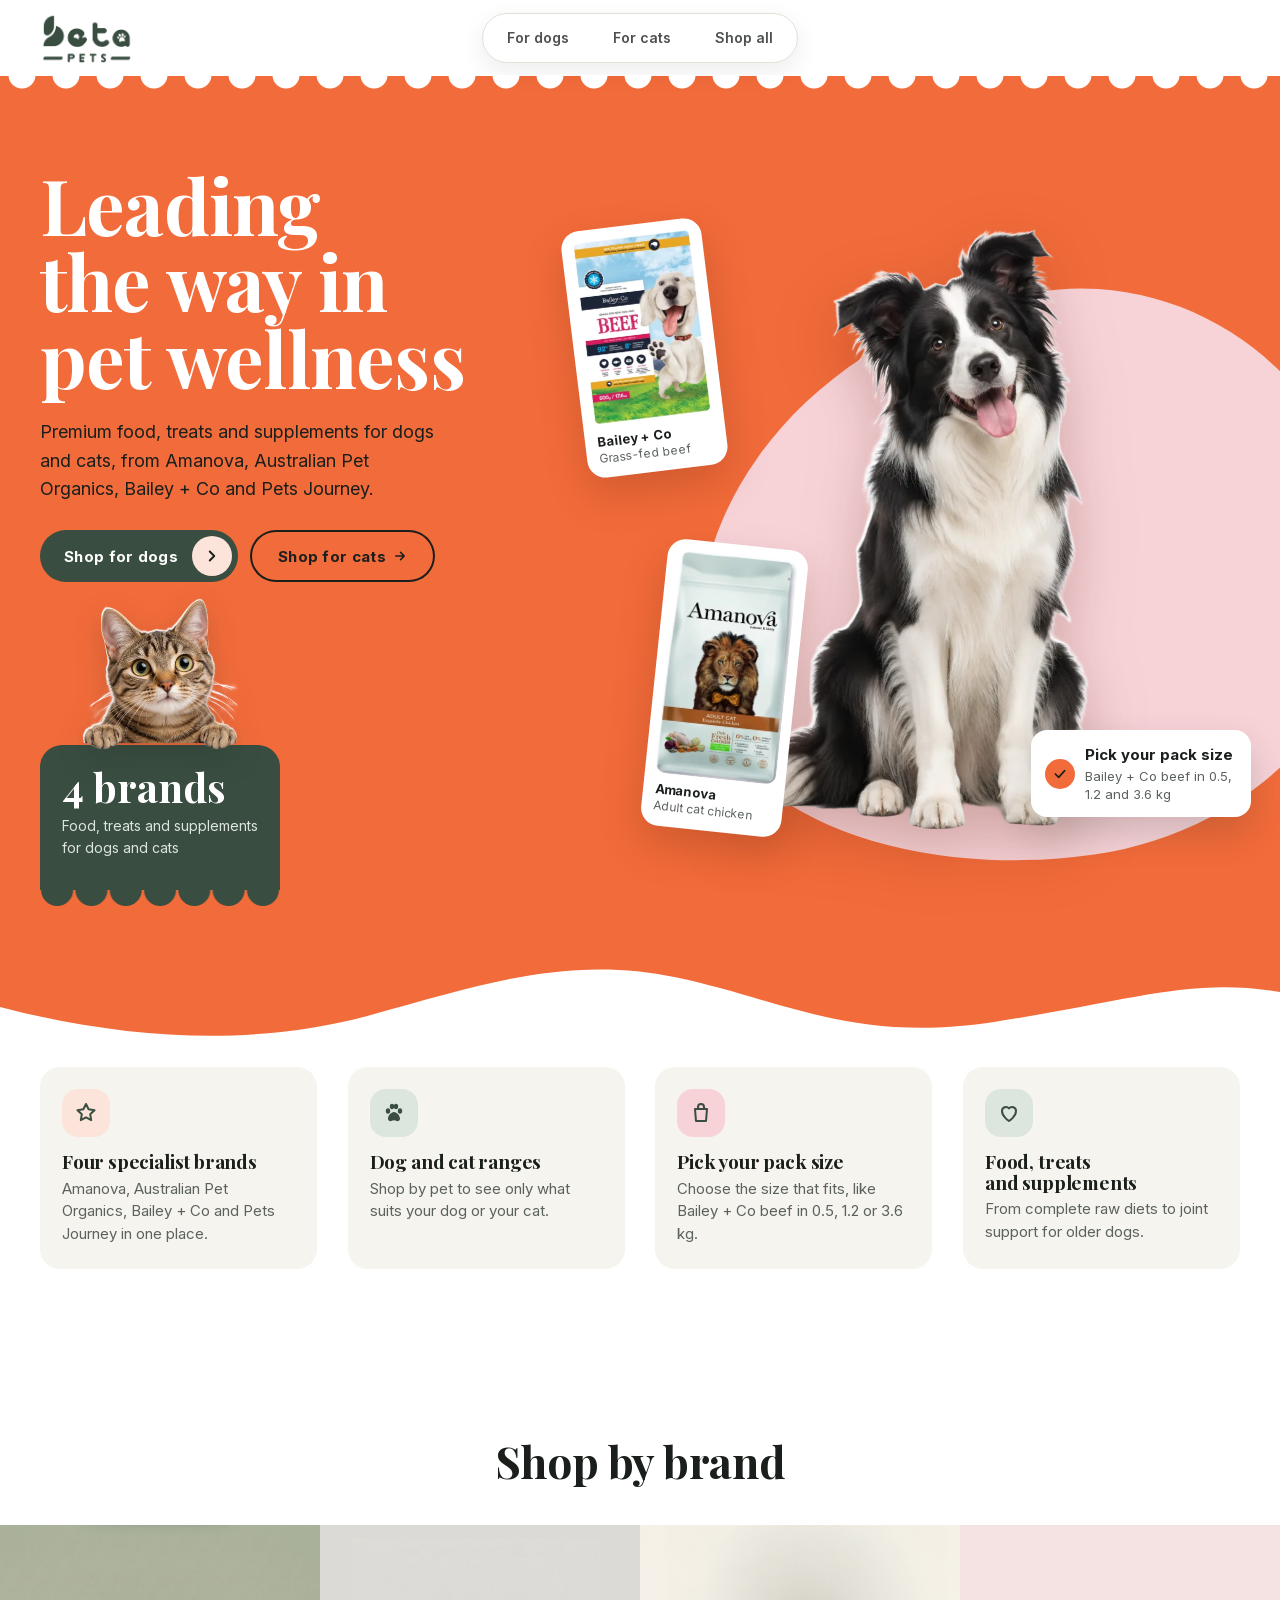
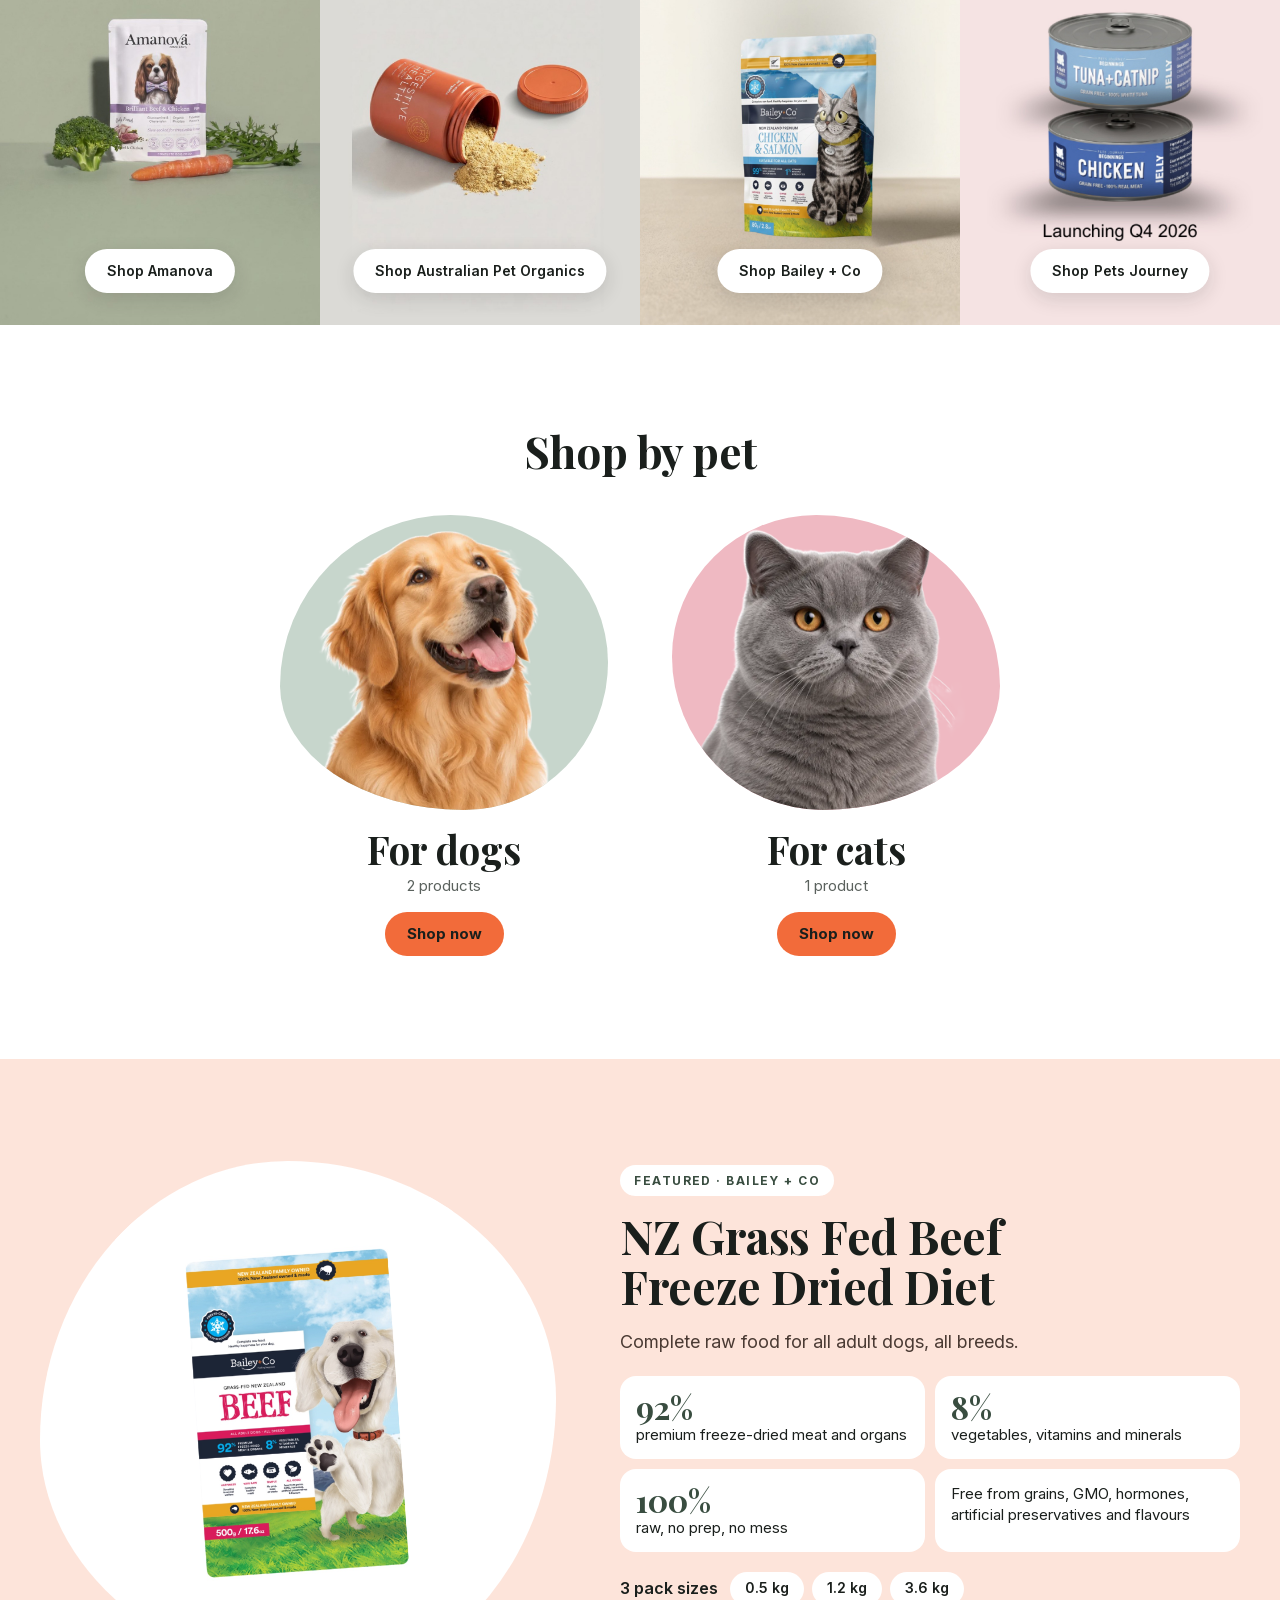
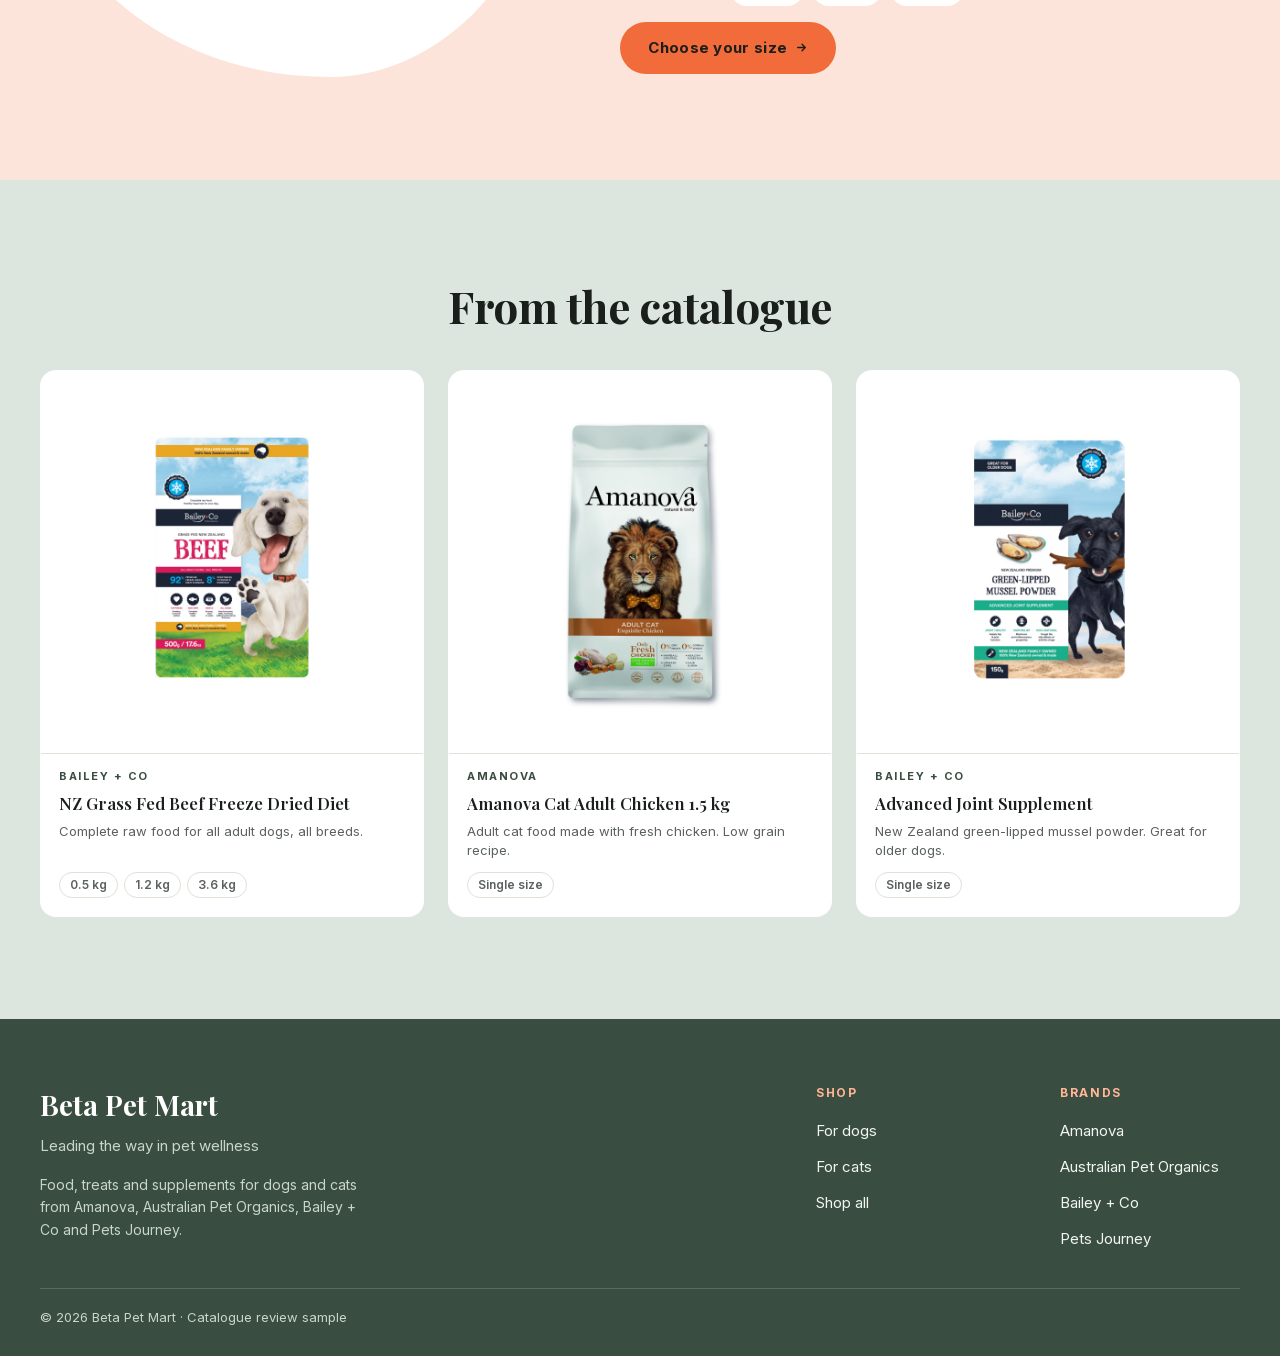
<file: index.html>
<!DOCTYPE html>

<html lang="en-US">
<head>
<meta charset="utf-8"/>
<meta content="width=device-width,initial-scale=1" name="viewport"/>
<title>Beta Pet Mart</title>





















<noscript></noscript>









<meta content="noindex,nofollow" name="robots"/><link href="style.css?v=bfdc571e95" rel="stylesheet"/></head>
<body class="home wp-singular page-template-default page page-id-16 wp-theme-beta-pet theme-beta-pet woocommerce-no-js">
<a class="skip" href="#main">Skip to content</a>
<header class="site-header">
<div class="wrap header-inner">
<a class="brand-mark" href="index.html" rel="home">
<img alt="Beta Pet Mart" height="110" src="assets/store/logo.png" width="197"/>
</a>
<nav aria-label="Main navigation" class="main-nav">
<ul class="nav-list"><li><a href="product-category/dog/index.html">For dogs</a></li><li><a href="product-category/cat/index.html">For cats</a></li><li><a href="shop/index.html">Shop all</a></li></ul></nav>
</div>
</header>
<main id="main">
<div class="page-blocks">
<section class="wp-block-group bp-hero is-layout-flow wp-block-group-is-layout-flow">
<div class="wp-block-group bp-hero__text is-layout-flow wp-block-group-is-layout-flow">
<h1 class="wp-block-heading">Leading the way in pet wellness</h1>
<p class="bp-lead wp-block-paragraph">Premium food, treats and supplements for dogs and cats, from Amanova, Australian Pet Organics, Bailey + Co and Pets Journey.</p>
<div class="wp-block-buttons is-layout-flex wp-block-buttons-is-layout-flex">
<div class="wp-block-button is-style-hero"><a class="wp-block-button__link wp-element-button" href="product-category/dog/index.html">Shop for dogs</a></div>
<div class="wp-block-button is-style-outline is-style-outline--1"><a class="wp-block-button__link wp-element-button" href="product-category/cat/index.html">Shop for cats</a></div>
</div>
<div class="wp-block-group bp-hero__card is-layout-flow wp-block-group-is-layout-flow">
<figure class="wp-block-image size-full bp-hero__peek"><img alt="" decoding="async" src="assets/store/pet-peek-cat.webp"/></figure>
<p class="bp-hero__stat wp-block-paragraph">4 brands</p>
<p class="bp-hero__statnote wp-block-paragraph">Food, treats and supplements for dogs and cats</p>
</div>
</div>
<div class="wp-block-group bp-hero__visual is-layout-flow wp-block-group-is-layout-flow">
<figure class="wp-block-image size-full bp-hero__media"><img alt="A happy border collie sitting and smiling" decoding="async" src="assets/store/pet-hero-dog.webp"/></figure>
<figure class="wp-block-image size-full bp-hero__pack bp-hero__pack--beef"><a href="product/nz-grass-fed-beef-freeze-dried-diet/index.html"><img alt="Bailey + Co grass-fed beef freeze-dried dog food pack" decoding="async" src="assets/store/hero-pack-beef.webp"/></a><figcaption class="wp-element-caption"><strong>Bailey + Co</strong> Grass-fed beef</figcaption></figure>
<figure class="wp-block-image size-full bp-hero__pack bp-hero__pack--cat"><a href="product/amanova-cat-adult-chicken-1-5-kg/index.html"><img alt="Amanova adult cat chicken food pack" decoding="async" src="assets/store/hero-pack-amanova.webp"/></a><figcaption class="wp-element-caption"><strong>Amanova</strong> Adult cat chicken</figcaption></figure>
<p class="bp-hero__badge wp-block-paragraph"><strong>Pick your pack size</strong> Bailey + Co beef in 0.5, 1.2 and 3.6 kg</p>
</div>
</section>
<section class="wp-block-group bp-facts is-layout-flow wp-block-group-is-layout-flow">
<div class="wp-block-group bp-fact bp-fact--brands is-layout-flow wp-block-group-is-layout-flow">
<h3 class="wp-block-heading">Four specialist brands</h3>
<p class="wp-block-paragraph">Amanova, Australian Pet Organics, Bailey + Co and Pets Journey in one place.</p>
</div>
<div class="wp-block-group bp-fact bp-fact--pets is-layout-flow wp-block-group-is-layout-flow">
<h3 class="wp-block-heading">Dog and cat ranges</h3>
<p class="wp-block-paragraph">Shop by pet to see only what suits your dog or your cat.</p>
</div>
<div class="wp-block-group bp-fact bp-fact--sizes is-layout-flow wp-block-group-is-layout-flow">
<h3 class="wp-block-heading">Pick your pack size</h3>
<p class="wp-block-paragraph">Choose the size that fits, like Bailey + Co beef in 0.5, 1.2 or 3.6 kg.</p>
</div>
<div class="wp-block-group bp-fact bp-fact--range is-layout-flow wp-block-group-is-layout-flow">
<h3 class="wp-block-heading">Food, treats and supplements</h3>
<p class="wp-block-paragraph">From complete raw diets to joint support for older dogs.</p>
</div>
</section>
<section class="wp-block-group bp-brands is-layout-flow wp-block-group-is-layout-flow">
<h2 class="wp-block-heading bp-section-title">Shop by brand</h2>
<ul class="brand-wall"><li><a class="brand-panel" href="brand/amanova/index.html"><img alt="" decoding="async" loading="lazy" src="assets/store/brand-amanova.jpg"/><span class="brand-cta"><span class="cta-verb">Shop </span>Amanova</span></a></li><li><a class="brand-panel" href="brand/australian-pet-organics/index.html"><img alt="" decoding="async" loading="lazy" src="assets/store/brand-apo.jpg"/><span class="brand-cta"><span class="cta-verb">Shop </span>Australian Pet Organics</span></a></li><li><a class="brand-panel" href="brand/bailey-co/index.html"><img alt="" decoding="async" loading="lazy" src="assets/store/brand-bailey.jpg"/><span class="brand-cta"><span class="cta-verb">Shop </span>Bailey + Co</span></a></li><li><a class="brand-panel" href="brand/pets-journey/index.html"><img alt="" decoding="async" loading="lazy" src="assets/store/brand-petsjourney.jpg"/><span class="brand-cta"><span class="cta-verb">Shop </span>Pets Journey</span></a></li></ul>
</section>
<section class="wp-block-group bp-section is-layout-flow wp-block-group-is-layout-flow">
<h2 class="wp-block-heading bp-section-title">Shop by pet</h2>
<ul class="pet-split"><li><a class="pet-tile pet-dog" href="product-category/dog/index.html"><span class="pet-blob"><img alt="" decoding="async" loading="lazy" src="assets/store/pet-dog.webp"/></span><span class="pet-title">For dogs</span><span class="pet-note">2 products</span><span class="pet-cta">Shop now</span></a></li><li><a class="pet-tile pet-cat" href="product-category/cat/index.html"><span class="pet-blob"><img alt="" decoding="async" loading="lazy" src="assets/store/pet-cat.webp"/></span><span class="pet-title">For cats</span><span class="pet-note">1 product</span><span class="pet-cta">Shop now</span></a></li></ul>
</section>
<section class="wp-block-group bp-section bp-spotlight is-layout-flow wp-block-group-is-layout-flow"> <div class="spotlight">
<a aria-hidden="true" class="spotlight-media" href="product/nz-grass-fed-beef-freeze-dried-diet/index.html" tabindex="-1"><img alt="NZ Grass Fed Beef Freeze Dried Diet" decoding="async" loading="lazy" src="assets/store/product-beef.jpg"/></a>
<div class="spotlight-copy">
<p class="spotlight-label">Featured · Bailey + Co</p>
<h2 class="spotlight-title"><a href="product/nz-grass-fed-beef-freeze-dried-diet/index.html">NZ Grass Fed Beef Freeze Dried Diet</a></h2>
<p class="spotlight-intro">Complete raw food for all adult dogs, all breeds.</p> <ul class="spotlight-points">
<li><strong>92%</strong> premium freeze-dried meat and organs</li>
<li><strong>8%</strong> vegetables, vitamins and minerals</li>
<li><strong>100%</strong> raw, no prep, no mess</li>
<li>Free from grains, GMO, hormones, artificial preservatives and flavours</li>
</ul>
<p class="spotlight-sizes"><span>3 pack sizes</span><span class="pill">0.5 kg</span><span class="pill">1.2 kg</span><span class="pill">3.6 kg</span></p>
<a class="button-main" href="product/nz-grass-fed-beef-freeze-dried-diet/index.html">Choose your size</a>
</div>
</div>
</section>
<section class="wp-block-group bp-section bp-band is-layout-flow wp-block-group-is-layout-flow">
<h2 class="wp-block-heading bp-section-title">From the catalogue</h2>
<ul class="product-grid"><li class="card"><a class="card-link" href="product/nz-grass-fed-beef-freeze-dried-diet/index.html"><span class="card-media"><img alt="NZ Grass Fed Beef Freeze Dried Diet" decoding="async" loading="lazy" src="assets/store/product-beef.jpg"/></span><span class="card-body"><span class="card-brand">Bailey + Co</span><span class="card-title">NZ Grass Fed Beef Freeze Dried Diet</span><span class="card-blurb">Complete raw food for all adult dogs, all breeds.</span><span class="card-sizes"><span class="pill">0.5 kg</span><span class="pill">1.2 kg</span><span class="pill">3.6 kg</span></span></span></a></li><li class="card"><a class="card-link" href="product/amanova-cat-adult-chicken-1-5-kg/index.html"><span class="card-media"><img alt="Amanova Cat Adult Chicken 1.5 kg" decoding="async" loading="lazy" src="assets/store/product-amanova-cat-chicken.jpg"/></span><span class="card-body"><span class="card-brand">Amanova</span><span class="card-title">Amanova Cat Adult Chicken 1.5 kg</span><span class="card-blurb">Adult cat food made with fresh chicken. Low grain recipe.</span><span class="card-sizes"><span class="pill">Single size</span></span></span></a></li><li class="card"><a class="card-link" href="product/advanced-joint-supplement/index.html"><span class="card-media"><img alt="Advanced Joint Supplement" decoding="async" loading="lazy" src="assets/store/product-joint.jpg"/></span><span class="card-body"><span class="card-brand">Bailey + Co</span><span class="card-title">Advanced Joint Supplement</span><span class="card-blurb">New Zealand green-lipped mussel powder. Great for older dogs.</span><span class="card-sizes"><span class="pill">Single size</span></span></span></a></li></ul>
</section>
</div></main>
<footer class="site-footer">
<div class="wrap footer-grid">
<div class="footer-col footer-about">
<p class="footer-brand">Beta Pet Mart</p>
<p class="footer-tagline">Leading the way in pet wellness</p>
<p class="footer-blurb">Food, treats and supplements for dogs and cats from Amanova, Australian Pet Organics, Bailey + Co and Pets Journey.</p>
</div>
<nav aria-label="Shop" class="footer-col"><p class="footer-title">Shop</p><ul class="footer-list"><li><a href="product-category/dog/index.html">For dogs</a></li><li><a href="product-category/cat/index.html">For cats</a></li><li><a href="shop/index.html">Shop all</a></li></ul></nav><nav aria-label="Brands" class="footer-col"><p class="footer-title">Brands</p><ul class="footer-list"><li><a href="brand/amanova/index.html">Amanova</a></li><li><a href="brand/australian-pet-organics/index.html">Australian Pet Organics</a></li><li><a href="brand/bailey-co/index.html">Bailey + Co</a></li><li><a href="brand/pets-journey/index.html">Pets Journey</a></li></ul></nav></div>
<div class="wrap footer-base">© 2026 Beta Pet Mart · Catalogue review sample</div>
</footer>







</body></html>
</file>
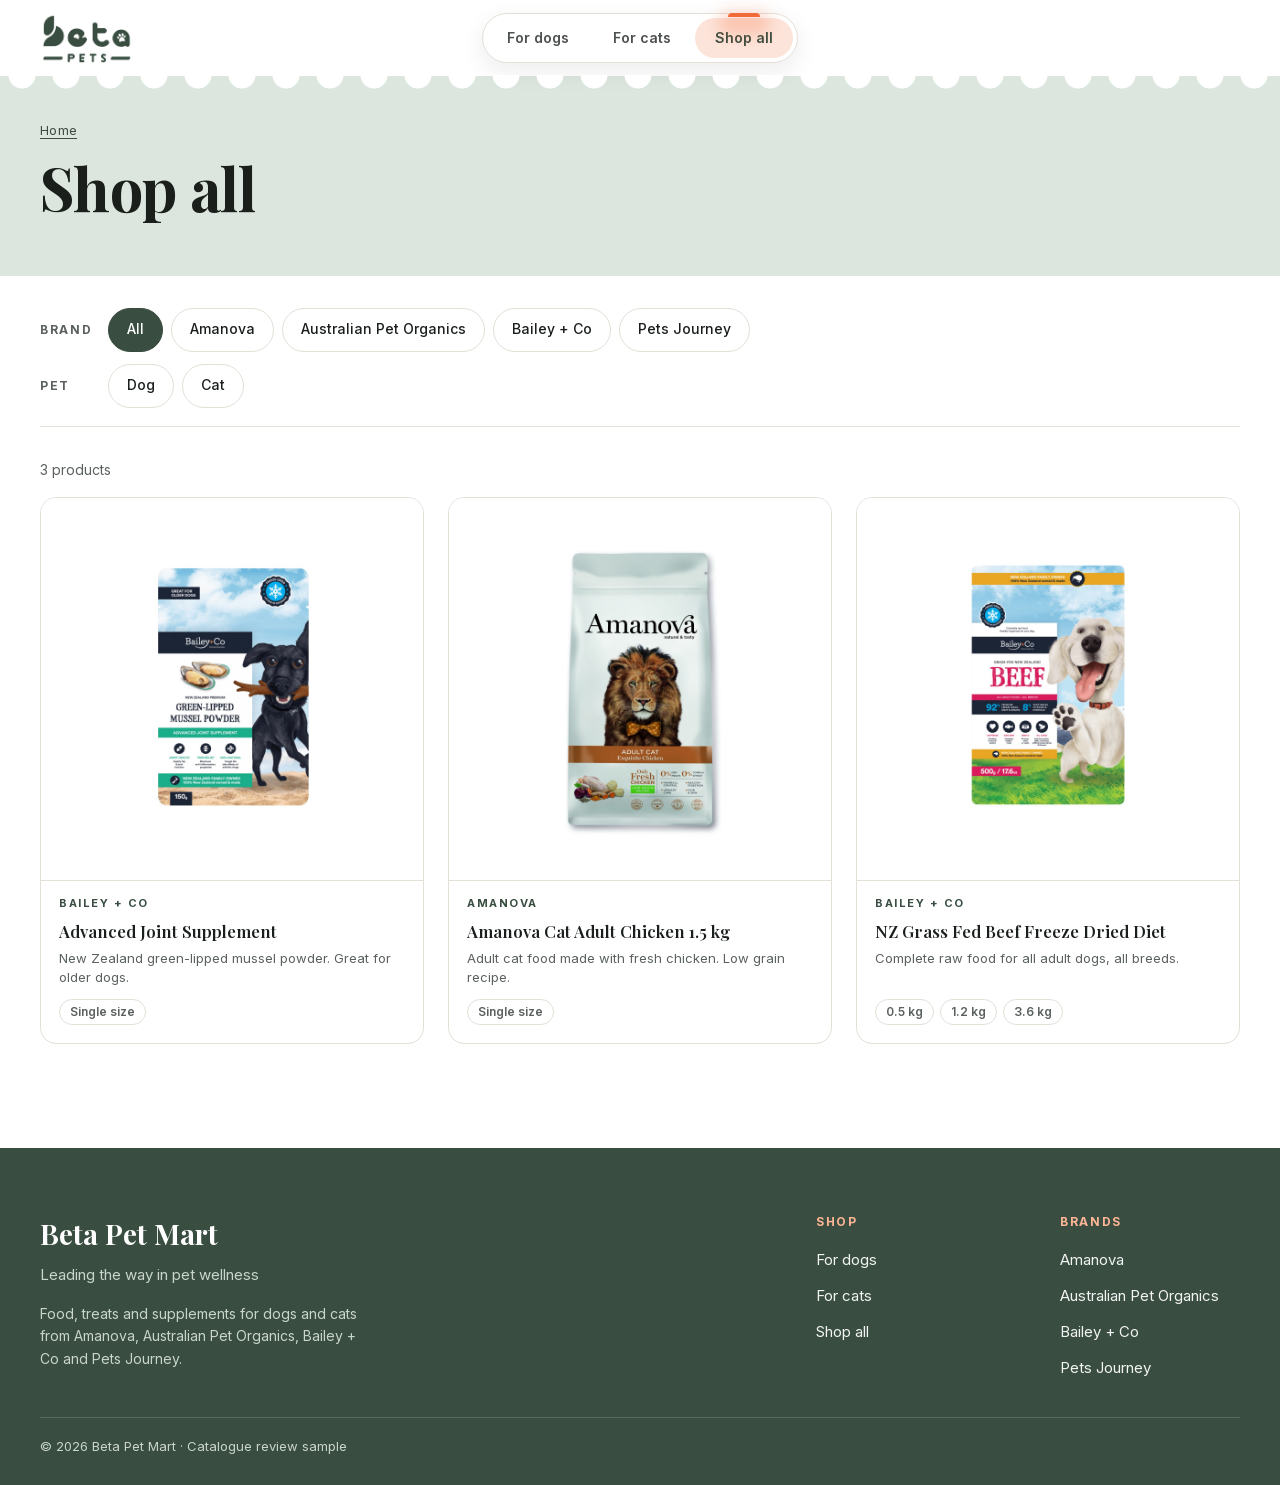
<file: shop/index.html>
<!DOCTYPE html>

<html lang="en-US">
<head>
<meta charset="utf-8"/>
<meta content="width=device-width,initial-scale=1" name="viewport"/>
<title>Shop – Beta Pet Mart</title>


















<noscript></noscript>
<meta content="noindex,nofollow" name="robots"/><link href="../style.css?v=bfdc571e95" rel="stylesheet"/></head>
<body class="archive post-type-archive post-type-archive-product wp-theme-beta-pet theme-beta-pet woocommerce-shop woocommerce woocommerce-page woocommerce-no-js">
<a class="skip" href="#main">Skip to content</a>
<header class="site-header">
<div class="wrap header-inner">
<a class="brand-mark" href="../index.html" rel="home">
<img alt="Beta Pet Mart" height="110" src="../assets/store/logo.png" width="197"/>
</a>
<nav aria-label="Main navigation" class="main-nav">
<ul class="nav-list"><li><a href="../product-category/dog/index.html">For dogs</a></li><li><a href="../product-category/cat/index.html">For cats</a></li><li><a aria-current="page" href="index.html">Shop all</a></li></ul></nav>
</div>
</header>
<main id="main">
<div class="page-head">
<div class="wrap">
<nav aria-label="Breadcrumb" class="breadcrumb">
<a href="../index.html">Home</a>
</nav>
<h1>Shop all</h1>
</div>
</div>
<div class="wrap page-pad page-pad--after-head">
<div class="filters">
<nav aria-label="Filter by brand" class="filter-row">
<span class="filter-label">Brand</span>
<ul class="chips">
<li><a aria-current="page" class="chip" href="index.html">All</a></li>
<li><a class="chip" href="../brand/amanova/index.html">Amanova</a></li>
<li><a class="chip" href="../brand/australian-pet-organics/index.html">Australian Pet Organics</a></li>
<li><a class="chip" href="../brand/bailey-co/index.html">Bailey + Co</a></li>
<li><a class="chip" href="../brand/pets-journey/index.html">Pets Journey</a></li>
</ul>
</nav>
<nav aria-label="Filter by pet" class="filter-row">
<span class="filter-label">Pet</span>
<ul class="chips">
<li><a class="chip" href="../product-category/dog/index.html">Dog</a></li>
<li><a class="chip" href="../product-category/cat/index.html">Cat</a></li>
</ul>
</nav>
</div>
<p class="result-count">3 products</p>
<ul class="product-grid">
<li class="card"><a class="card-link" href="../product/advanced-joint-supplement/index.html"><span class="card-media"><img alt="Advanced Joint Supplement" loading="lazy" src="../assets/store/product-joint.jpg"/></span><span class="card-body"><span class="card-brand">Bailey + Co</span><span class="card-title">Advanced Joint Supplement</span><span class="card-blurb">New Zealand green-lipped mussel powder. Great for older dogs.</span><span class="card-sizes"><span class="pill">Single size</span></span></span></a></li><li class="card"><a class="card-link" href="../product/amanova-cat-adult-chicken-1-5-kg/index.html"><span class="card-media"><img alt="Amanova Cat Adult Chicken 1.5 kg" loading="lazy" src="../assets/store/product-amanova-cat-chicken.jpg"/></span><span class="card-body"><span class="card-brand">Amanova</span><span class="card-title">Amanova Cat Adult Chicken 1.5 kg</span><span class="card-blurb">Adult cat food made with fresh chicken. Low grain recipe.</span><span class="card-sizes"><span class="pill">Single size</span></span></span></a></li><li class="card"><a class="card-link" href="../product/nz-grass-fed-beef-freeze-dried-diet/index.html"><span class="card-media"><img alt="NZ Grass Fed Beef Freeze Dried Diet" loading="lazy" src="../assets/store/product-beef.jpg"/></span><span class="card-body"><span class="card-brand">Bailey + Co</span><span class="card-title">NZ Grass Fed Beef Freeze Dried Diet</span><span class="card-blurb">Complete raw food for all adult dogs, all breeds.</span><span class="card-sizes"><span class="pill">0.5 kg</span><span class="pill">1.2 kg</span><span class="pill">3.6 kg</span></span></span></a></li> </ul>
</div>
</main>
<footer class="site-footer">
<div class="wrap footer-grid">
<div class="footer-col footer-about">
<p class="footer-brand">Beta Pet Mart</p>
<p class="footer-tagline">Leading the way in pet wellness</p>
<p class="footer-blurb">Food, treats and supplements for dogs and cats from Amanova, Australian Pet Organics, Bailey + Co and Pets Journey.</p>
</div>
<nav aria-label="Shop" class="footer-col"><p class="footer-title">Shop</p><ul class="footer-list"><li><a href="../product-category/dog/index.html">For dogs</a></li><li><a href="../product-category/cat/index.html">For cats</a></li><li><a href="index.html">Shop all</a></li></ul></nav><nav aria-label="Brands" class="footer-col"><p class="footer-title">Brands</p><ul class="footer-list"><li><a href="../brand/amanova/index.html">Amanova</a></li><li><a href="../brand/australian-pet-organics/index.html">Australian Pet Organics</a></li><li><a href="../brand/bailey-co/index.html">Bailey + Co</a></li><li><a href="../brand/pets-journey/index.html">Pets Journey</a></li></ul></nav></div>
<div class="wrap footer-base">© 2026 Beta Pet Mart · Catalogue review sample</div>
</footer>







</body></html>
</file>
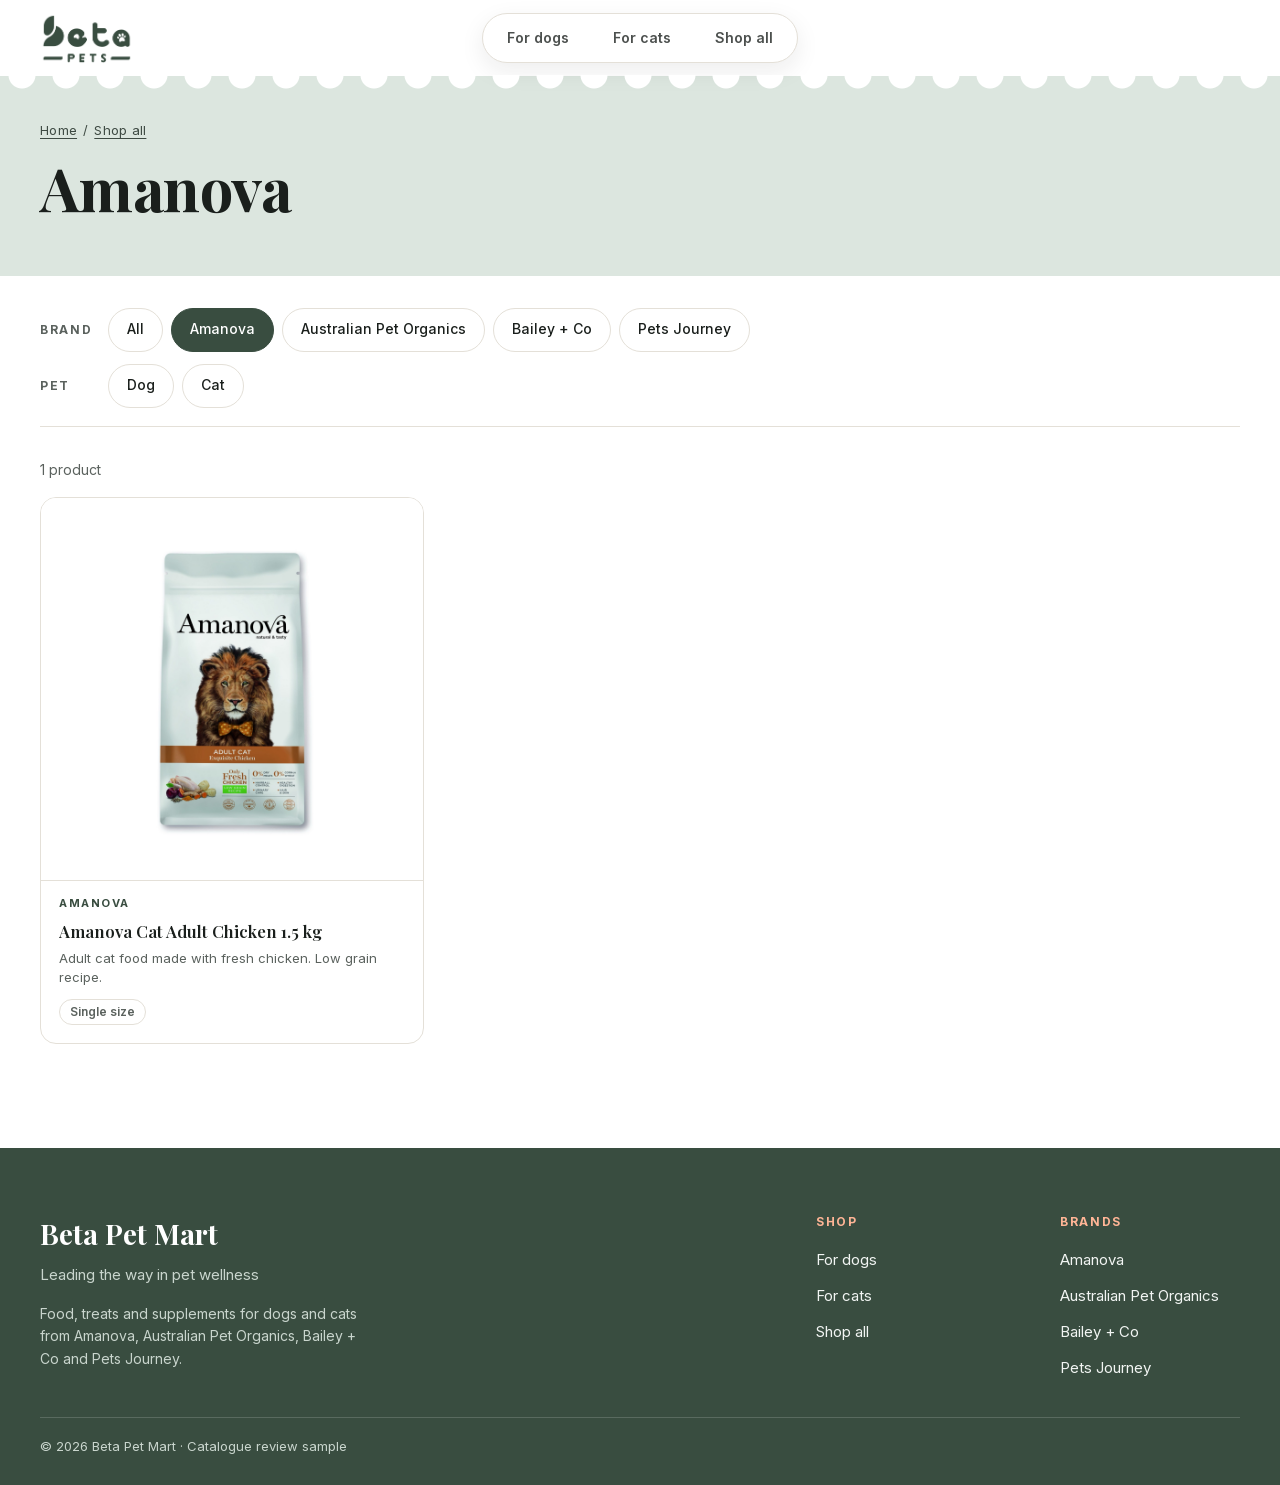
<file: brand/amanova/index.html>
<!DOCTYPE html>

<html lang="en-US">
<head>
<meta charset="utf-8"/>
<meta content="width=device-width,initial-scale=1" name="viewport"/>
<title>Amanova – Beta Pet Mart</title>



















<noscript></noscript>
<meta content="noindex,nofollow" name="robots"/><link href="../../style.css?v=bfdc571e95" rel="stylesheet"/></head>
<body class="archive tax-product_brand term-amanova term-17 wp-theme-beta-pet theme-beta-pet woocommerce woocommerce-page woocommerce-no-js">
<a class="skip" href="#main">Skip to content</a>
<header class="site-header">
<div class="wrap header-inner">
<a class="brand-mark" href="../../index.html" rel="home">
<img alt="Beta Pet Mart" height="110" src="../../assets/store/logo.png" width="197"/>
</a>
<nav aria-label="Main navigation" class="main-nav">
<ul class="nav-list"><li><a href="../../product-category/dog/index.html">For dogs</a></li><li><a href="../../product-category/cat/index.html">For cats</a></li><li><a href="../../shop/index.html">Shop all</a></li></ul></nav>
</div>
</header>
<main id="main">
<div class="page-head">
<div class="wrap">
<nav aria-label="Breadcrumb" class="breadcrumb">
<a href="../../index.html">Home</a>
<span aria-hidden="true">/</span> <a href="../../shop/index.html">Shop all</a>
</nav>
<h1>Amanova</h1>
</div>
</div>
<div class="wrap page-pad page-pad--after-head">
<div class="filters">
<nav aria-label="Filter by brand" class="filter-row">
<span class="filter-label">Brand</span>
<ul class="chips">
<li><a class="chip" href="../../shop/index.html">All</a></li>
<li><a aria-current="page" class="chip" href="index.html">Amanova</a></li>
<li><a class="chip" href="../australian-pet-organics/index.html">Australian Pet Organics</a></li>
<li><a class="chip" href="../bailey-co/index.html">Bailey + Co</a></li>
<li><a class="chip" href="../pets-journey/index.html">Pets Journey</a></li>
</ul>
</nav>
<nav aria-label="Filter by pet" class="filter-row">
<span class="filter-label">Pet</span>
<ul class="chips">
<li><a class="chip" href="../../product-category/dog/index.html">Dog</a></li>
<li><a class="chip" href="../../product-category/cat/index.html">Cat</a></li>
</ul>
</nav>
</div>
<p class="result-count">1 product</p>
<ul class="product-grid">
<li class="card"><a class="card-link" href="../../product/amanova-cat-adult-chicken-1-5-kg/index.html"><span class="card-media"><img alt="Amanova Cat Adult Chicken 1.5 kg" loading="lazy" src="../../assets/store/product-amanova-cat-chicken.jpg"/></span><span class="card-body"><span class="card-brand">Amanova</span><span class="card-title">Amanova Cat Adult Chicken 1.5 kg</span><span class="card-blurb">Adult cat food made with fresh chicken. Low grain recipe.</span><span class="card-sizes"><span class="pill">Single size</span></span></span></a></li> </ul>
</div>
</main>
<footer class="site-footer">
<div class="wrap footer-grid">
<div class="footer-col footer-about">
<p class="footer-brand">Beta Pet Mart</p>
<p class="footer-tagline">Leading the way in pet wellness</p>
<p class="footer-blurb">Food, treats and supplements for dogs and cats from Amanova, Australian Pet Organics, Bailey + Co and Pets Journey.</p>
</div>
<nav aria-label="Shop" class="footer-col"><p class="footer-title">Shop</p><ul class="footer-list"><li><a href="../../product-category/dog/index.html">For dogs</a></li><li><a href="../../product-category/cat/index.html">For cats</a></li><li><a href="../../shop/index.html">Shop all</a></li></ul></nav><nav aria-label="Brands" class="footer-col"><p class="footer-title">Brands</p><ul class="footer-list"><li><a href="index.html">Amanova</a></li><li><a href="../australian-pet-organics/index.html">Australian Pet Organics</a></li><li><a href="../bailey-co/index.html">Bailey + Co</a></li><li><a href="../pets-journey/index.html">Pets Journey</a></li></ul></nav></div>
<div class="wrap footer-base">© 2026 Beta Pet Mart · Catalogue review sample</div>
</footer>







</body></html>
</file>
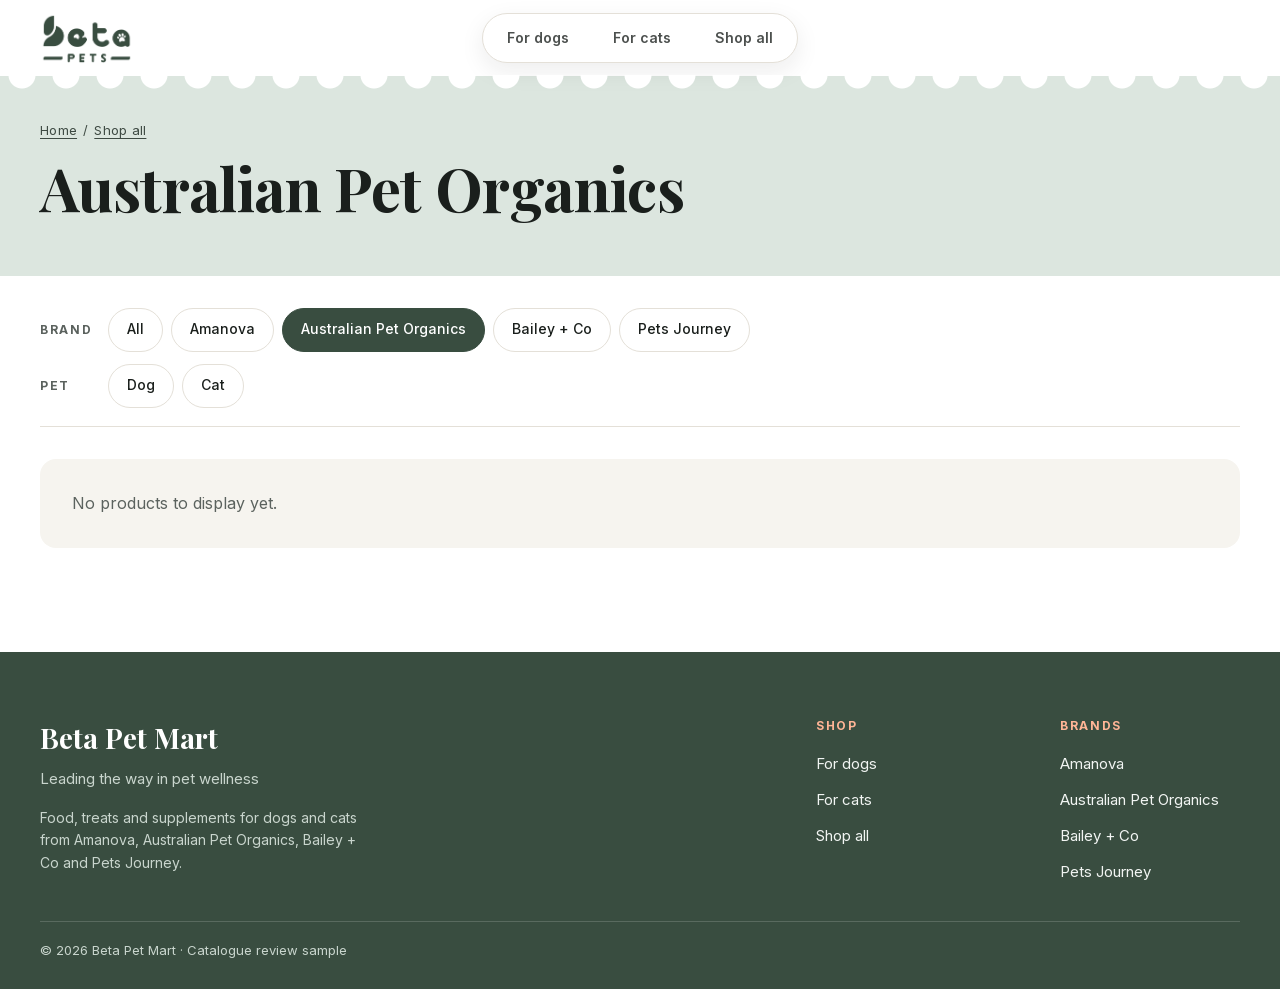
<file: brand/australian-pet-organics/index.html>
<!DOCTYPE html>

<html lang="en-US">
<head>
<meta charset="utf-8"/>
<meta content="width=device-width,initial-scale=1" name="viewport"/>
<title>Australian Pet Organics – Beta Pet Mart</title>



















<noscript></noscript>
<meta content="noindex,nofollow" name="robots"/><link href="../../style.css?v=bfdc571e95" rel="stylesheet"/></head>
<body class="archive tax-product_brand term-australian-pet-organics term-20 wp-theme-beta-pet theme-beta-pet woocommerce woocommerce-page woocommerce-no-js">
<a class="skip" href="#main">Skip to content</a>
<header class="site-header">
<div class="wrap header-inner">
<a class="brand-mark" href="../../index.html" rel="home">
<img alt="Beta Pet Mart" height="110" src="../../assets/store/logo.png" width="197"/>
</a>
<nav aria-label="Main navigation" class="main-nav">
<ul class="nav-list"><li><a href="../../product-category/dog/index.html">For dogs</a></li><li><a href="../../product-category/cat/index.html">For cats</a></li><li><a href="../../shop/index.html">Shop all</a></li></ul></nav>
</div>
</header>
<main id="main">
<div class="page-head">
<div class="wrap">
<nav aria-label="Breadcrumb" class="breadcrumb">
<a href="../../index.html">Home</a>
<span aria-hidden="true">/</span> <a href="../../shop/index.html">Shop all</a>
</nav>
<h1>Australian Pet Organics</h1>
</div>
</div>
<div class="wrap page-pad page-pad--after-head">
<div class="filters">
<nav aria-label="Filter by brand" class="filter-row">
<span class="filter-label">Brand</span>
<ul class="chips">
<li><a class="chip" href="../../shop/index.html">All</a></li>
<li><a class="chip" href="../amanova/index.html">Amanova</a></li>
<li><a aria-current="page" class="chip" href="index.html">Australian Pet Organics</a></li>
<li><a class="chip" href="../bailey-co/index.html">Bailey + Co</a></li>
<li><a class="chip" href="../pets-journey/index.html">Pets Journey</a></li>
</ul>
</nav>
<nav aria-label="Filter by pet" class="filter-row">
<span class="filter-label">Pet</span>
<ul class="chips">
<li><a class="chip" href="../../product-category/dog/index.html">Dog</a></li>
<li><a class="chip" href="../../product-category/cat/index.html">Cat</a></li>
</ul>
</nav>
</div>
<p class="empty">No products to display yet.</p>
</div>
</main>
<footer class="site-footer">
<div class="wrap footer-grid">
<div class="footer-col footer-about">
<p class="footer-brand">Beta Pet Mart</p>
<p class="footer-tagline">Leading the way in pet wellness</p>
<p class="footer-blurb">Food, treats and supplements for dogs and cats from Amanova, Australian Pet Organics, Bailey + Co and Pets Journey.</p>
</div>
<nav aria-label="Shop" class="footer-col"><p class="footer-title">Shop</p><ul class="footer-list"><li><a href="../../product-category/dog/index.html">For dogs</a></li><li><a href="../../product-category/cat/index.html">For cats</a></li><li><a href="../../shop/index.html">Shop all</a></li></ul></nav><nav aria-label="Brands" class="footer-col"><p class="footer-title">Brands</p><ul class="footer-list"><li><a href="../amanova/index.html">Amanova</a></li><li><a href="index.html">Australian Pet Organics</a></li><li><a href="../bailey-co/index.html">Bailey + Co</a></li><li><a href="../pets-journey/index.html">Pets Journey</a></li></ul></nav></div>
<div class="wrap footer-base">© 2026 Beta Pet Mart · Catalogue review sample</div>
</footer>







</body></html>
</file>
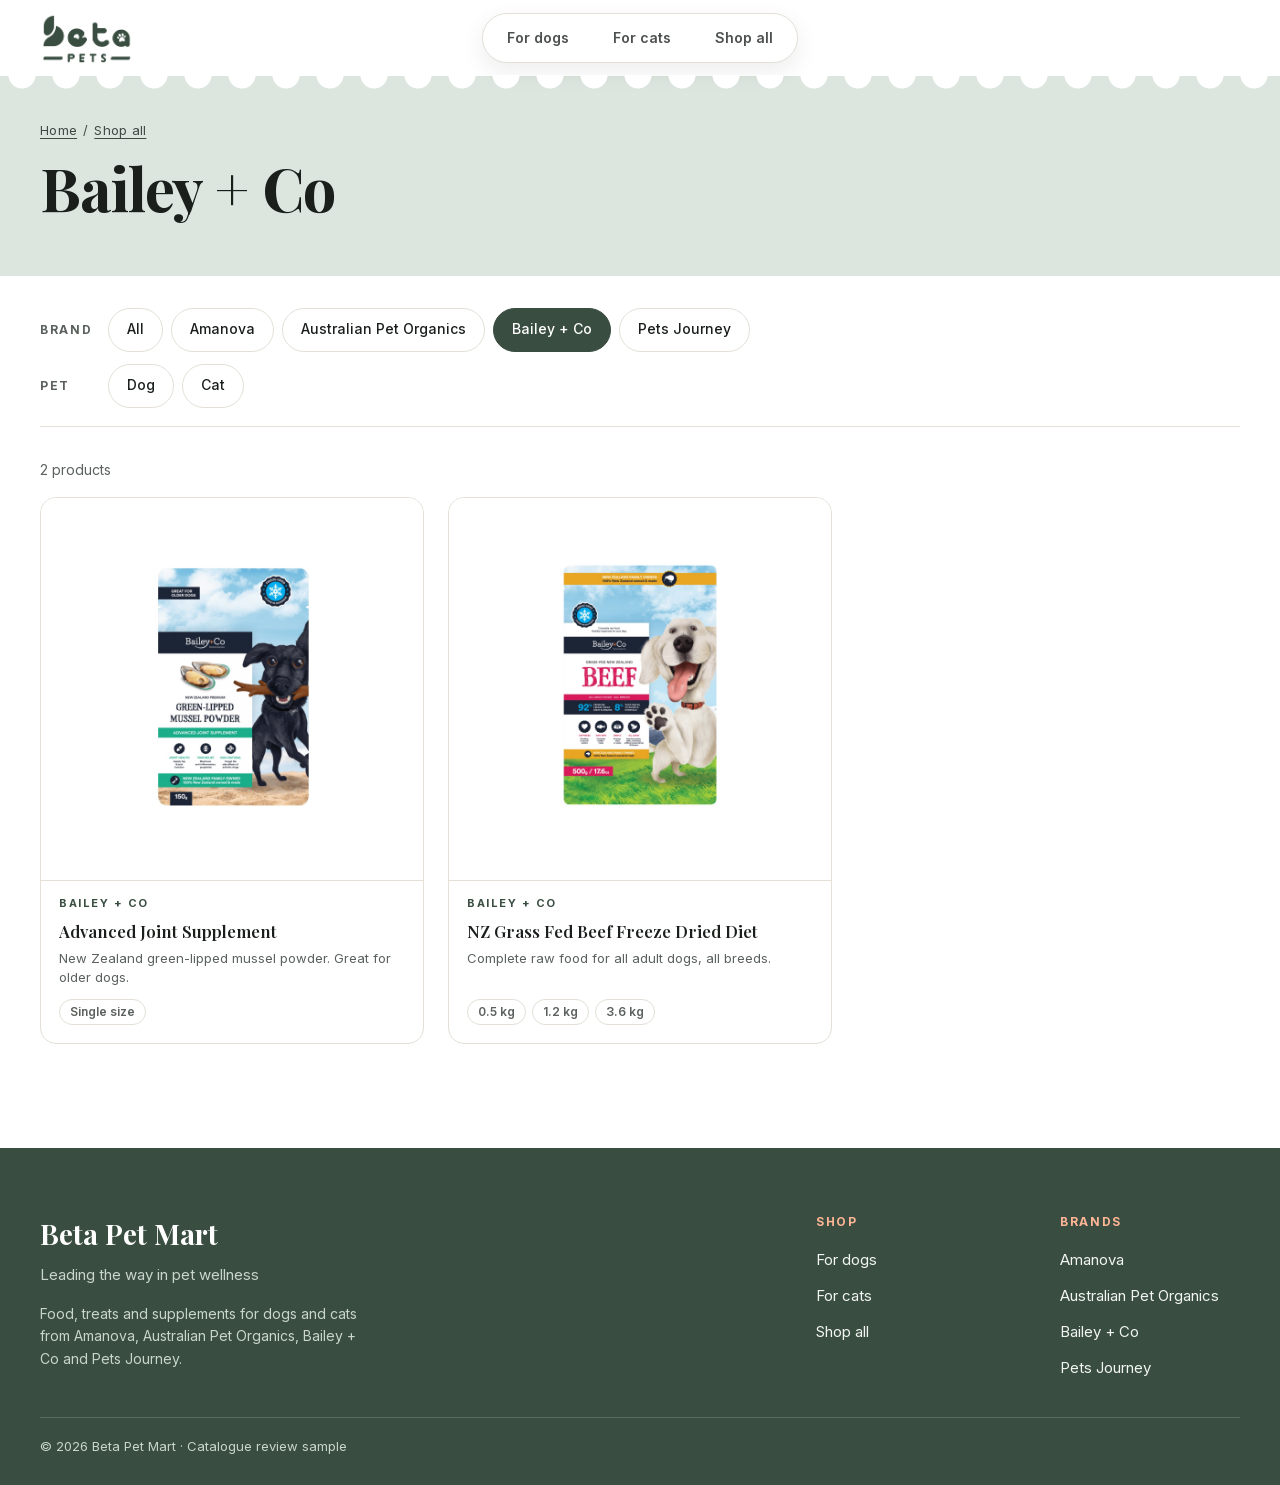
<file: brand/bailey-co/index.html>
<!DOCTYPE html>

<html lang="en-US">
<head>
<meta charset="utf-8"/>
<meta content="width=device-width,initial-scale=1" name="viewport"/>
<title>Bailey + Co – Beta Pet Mart</title>



















<noscript></noscript>
<meta content="noindex,nofollow" name="robots"/><link href="../../style.css?v=bfdc571e95" rel="stylesheet"/></head>
<body class="archive tax-product_brand term-bailey-co term-16 wp-theme-beta-pet theme-beta-pet woocommerce woocommerce-page woocommerce-no-js">
<a class="skip" href="#main">Skip to content</a>
<header class="site-header">
<div class="wrap header-inner">
<a class="brand-mark" href="../../index.html" rel="home">
<img alt="Beta Pet Mart" height="110" src="../../assets/store/logo.png" width="197"/>
</a>
<nav aria-label="Main navigation" class="main-nav">
<ul class="nav-list"><li><a href="../../product-category/dog/index.html">For dogs</a></li><li><a href="../../product-category/cat/index.html">For cats</a></li><li><a href="../../shop/index.html">Shop all</a></li></ul></nav>
</div>
</header>
<main id="main">
<div class="page-head">
<div class="wrap">
<nav aria-label="Breadcrumb" class="breadcrumb">
<a href="../../index.html">Home</a>
<span aria-hidden="true">/</span> <a href="../../shop/index.html">Shop all</a>
</nav>
<h1>Bailey + Co</h1>
</div>
</div>
<div class="wrap page-pad page-pad--after-head">
<div class="filters">
<nav aria-label="Filter by brand" class="filter-row">
<span class="filter-label">Brand</span>
<ul class="chips">
<li><a class="chip" href="../../shop/index.html">All</a></li>
<li><a class="chip" href="../amanova/index.html">Amanova</a></li>
<li><a class="chip" href="../australian-pet-organics/index.html">Australian Pet Organics</a></li>
<li><a aria-current="page" class="chip" href="index.html">Bailey + Co</a></li>
<li><a class="chip" href="../pets-journey/index.html">Pets Journey</a></li>
</ul>
</nav>
<nav aria-label="Filter by pet" class="filter-row">
<span class="filter-label">Pet</span>
<ul class="chips">
<li><a class="chip" href="../../product-category/dog/index.html">Dog</a></li>
<li><a class="chip" href="../../product-category/cat/index.html">Cat</a></li>
</ul>
</nav>
</div>
<p class="result-count">2 products</p>
<ul class="product-grid">
<li class="card"><a class="card-link" href="../../product/advanced-joint-supplement/index.html"><span class="card-media"><img alt="Advanced Joint Supplement" loading="lazy" src="../../assets/store/product-joint.jpg"/></span><span class="card-body"><span class="card-brand">Bailey + Co</span><span class="card-title">Advanced Joint Supplement</span><span class="card-blurb">New Zealand green-lipped mussel powder. Great for older dogs.</span><span class="card-sizes"><span class="pill">Single size</span></span></span></a></li><li class="card"><a class="card-link" href="../../product/nz-grass-fed-beef-freeze-dried-diet/index.html"><span class="card-media"><img alt="NZ Grass Fed Beef Freeze Dried Diet" loading="lazy" src="../../assets/store/product-beef.jpg"/></span><span class="card-body"><span class="card-brand">Bailey + Co</span><span class="card-title">NZ Grass Fed Beef Freeze Dried Diet</span><span class="card-blurb">Complete raw food for all adult dogs, all breeds.</span><span class="card-sizes"><span class="pill">0.5 kg</span><span class="pill">1.2 kg</span><span class="pill">3.6 kg</span></span></span></a></li> </ul>
</div>
</main>
<footer class="site-footer">
<div class="wrap footer-grid">
<div class="footer-col footer-about">
<p class="footer-brand">Beta Pet Mart</p>
<p class="footer-tagline">Leading the way in pet wellness</p>
<p class="footer-blurb">Food, treats and supplements for dogs and cats from Amanova, Australian Pet Organics, Bailey + Co and Pets Journey.</p>
</div>
<nav aria-label="Shop" class="footer-col"><p class="footer-title">Shop</p><ul class="footer-list"><li><a href="../../product-category/dog/index.html">For dogs</a></li><li><a href="../../product-category/cat/index.html">For cats</a></li><li><a href="../../shop/index.html">Shop all</a></li></ul></nav><nav aria-label="Brands" class="footer-col"><p class="footer-title">Brands</p><ul class="footer-list"><li><a href="../amanova/index.html">Amanova</a></li><li><a href="../australian-pet-organics/index.html">Australian Pet Organics</a></li><li><a href="index.html">Bailey + Co</a></li><li><a href="../pets-journey/index.html">Pets Journey</a></li></ul></nav></div>
<div class="wrap footer-base">© 2026 Beta Pet Mart · Catalogue review sample</div>
</footer>







</body></html>
</file>
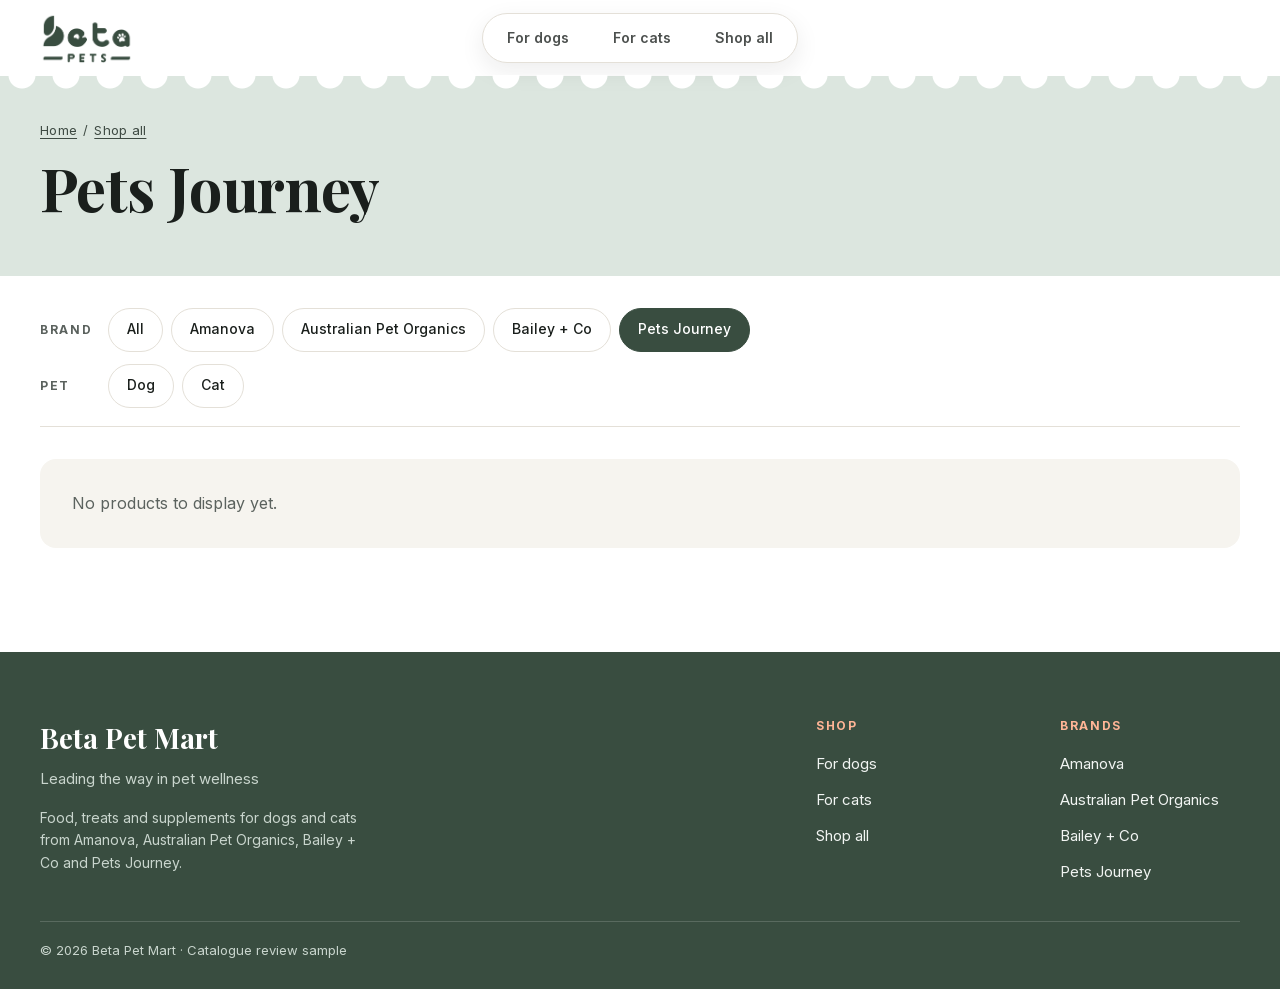
<file: brand/pets-journey/index.html>
<!DOCTYPE html>

<html lang="en-US">
<head>
<meta charset="utf-8"/>
<meta content="width=device-width,initial-scale=1" name="viewport"/>
<title>Pets Journey – Beta Pet Mart</title>



















<noscript></noscript>
<meta content="noindex,nofollow" name="robots"/><link href="../../style.css?v=bfdc571e95" rel="stylesheet"/></head>
<body class="archive tax-product_brand term-pets-journey term-21 wp-theme-beta-pet theme-beta-pet woocommerce woocommerce-page woocommerce-no-js">
<a class="skip" href="#main">Skip to content</a>
<header class="site-header">
<div class="wrap header-inner">
<a class="brand-mark" href="../../index.html" rel="home">
<img alt="Beta Pet Mart" height="110" src="../../assets/store/logo.png" width="197"/>
</a>
<nav aria-label="Main navigation" class="main-nav">
<ul class="nav-list"><li><a href="../../product-category/dog/index.html">For dogs</a></li><li><a href="../../product-category/cat/index.html">For cats</a></li><li><a href="../../shop/index.html">Shop all</a></li></ul></nav>
</div>
</header>
<main id="main">
<div class="page-head">
<div class="wrap">
<nav aria-label="Breadcrumb" class="breadcrumb">
<a href="../../index.html">Home</a>
<span aria-hidden="true">/</span> <a href="../../shop/index.html">Shop all</a>
</nav>
<h1>Pets Journey</h1>
</div>
</div>
<div class="wrap page-pad page-pad--after-head">
<div class="filters">
<nav aria-label="Filter by brand" class="filter-row">
<span class="filter-label">Brand</span>
<ul class="chips">
<li><a class="chip" href="../../shop/index.html">All</a></li>
<li><a class="chip" href="../amanova/index.html">Amanova</a></li>
<li><a class="chip" href="../australian-pet-organics/index.html">Australian Pet Organics</a></li>
<li><a class="chip" href="../bailey-co/index.html">Bailey + Co</a></li>
<li><a aria-current="page" class="chip" href="index.html">Pets Journey</a></li>
</ul>
</nav>
<nav aria-label="Filter by pet" class="filter-row">
<span class="filter-label">Pet</span>
<ul class="chips">
<li><a class="chip" href="../../product-category/dog/index.html">Dog</a></li>
<li><a class="chip" href="../../product-category/cat/index.html">Cat</a></li>
</ul>
</nav>
</div>
<p class="empty">No products to display yet.</p>
</div>
</main>
<footer class="site-footer">
<div class="wrap footer-grid">
<div class="footer-col footer-about">
<p class="footer-brand">Beta Pet Mart</p>
<p class="footer-tagline">Leading the way in pet wellness</p>
<p class="footer-blurb">Food, treats and supplements for dogs and cats from Amanova, Australian Pet Organics, Bailey + Co and Pets Journey.</p>
</div>
<nav aria-label="Shop" class="footer-col"><p class="footer-title">Shop</p><ul class="footer-list"><li><a href="../../product-category/dog/index.html">For dogs</a></li><li><a href="../../product-category/cat/index.html">For cats</a></li><li><a href="../../shop/index.html">Shop all</a></li></ul></nav><nav aria-label="Brands" class="footer-col"><p class="footer-title">Brands</p><ul class="footer-list"><li><a href="../amanova/index.html">Amanova</a></li><li><a href="../australian-pet-organics/index.html">Australian Pet Organics</a></li><li><a href="../bailey-co/index.html">Bailey + Co</a></li><li><a href="index.html">Pets Journey</a></li></ul></nav></div>
<div class="wrap footer-base">© 2026 Beta Pet Mart · Catalogue review sample</div>
</footer>







</body></html>
</file>
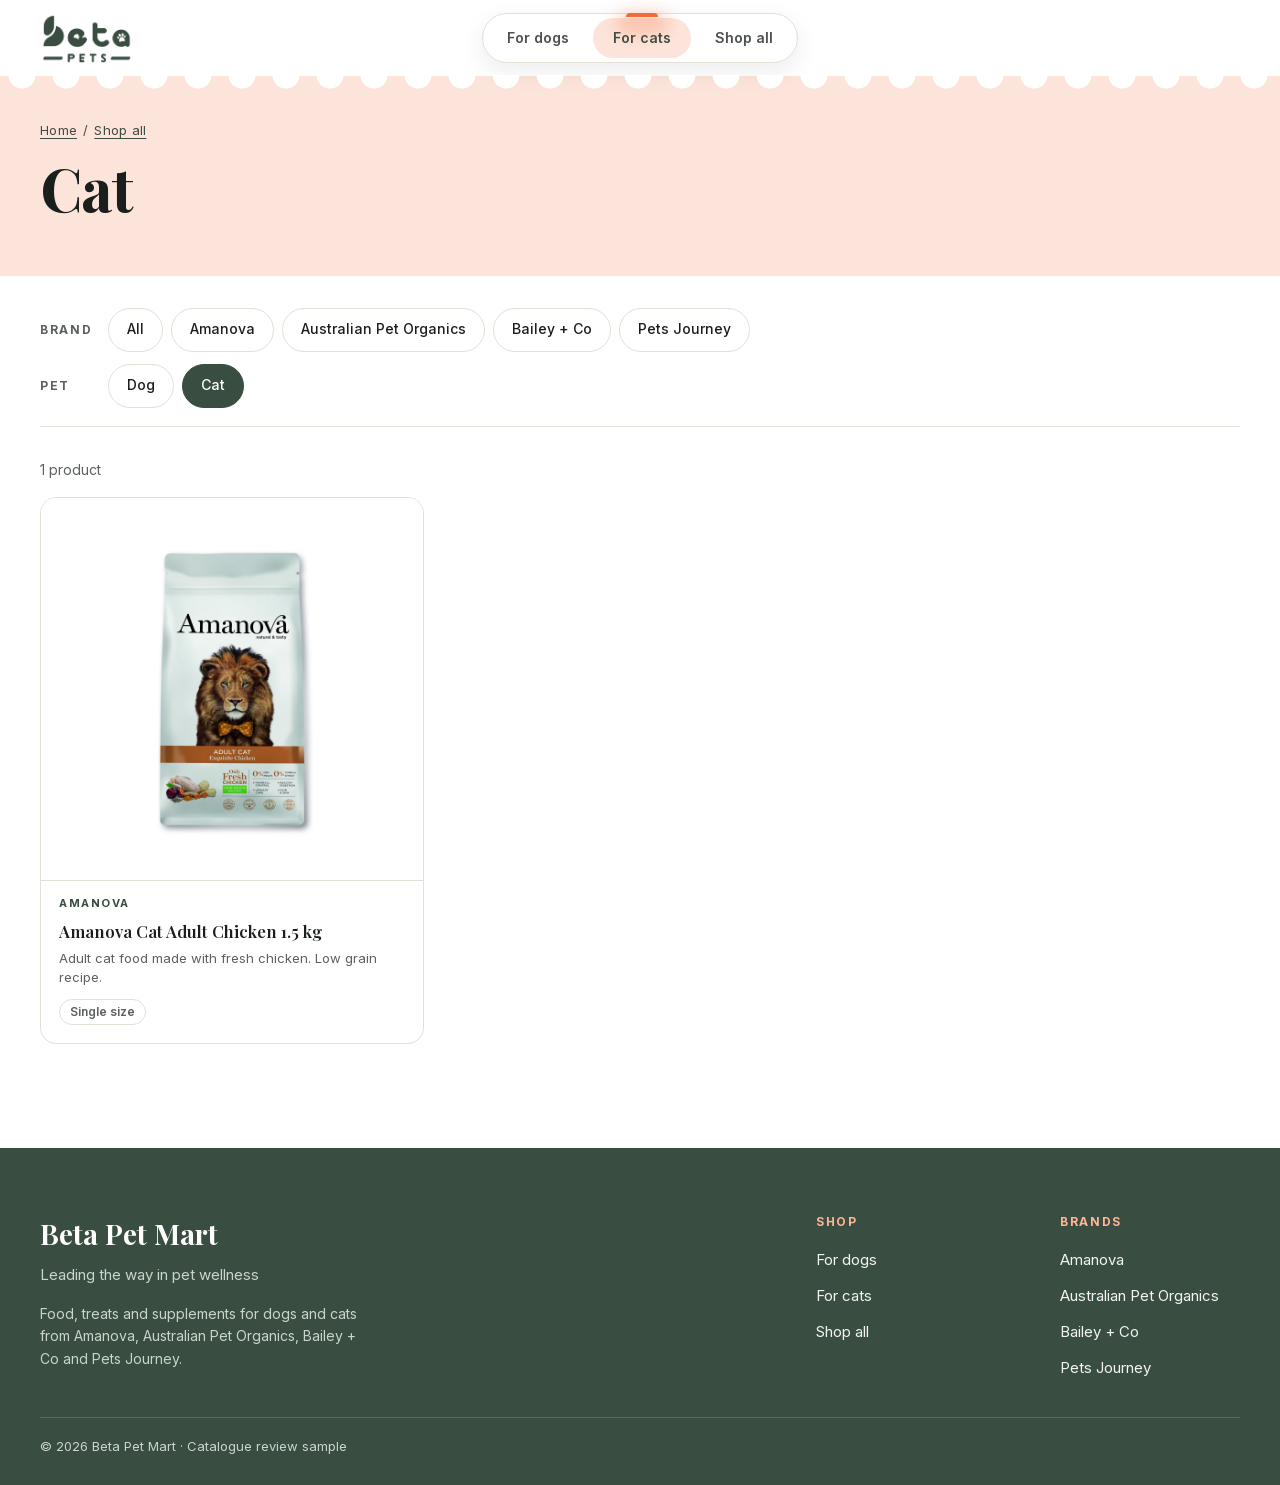
<file: product-category/cat/index.html>
<!DOCTYPE html>

<html lang="en-US">
<head>
<meta charset="utf-8"/>
<meta content="width=device-width,initial-scale=1" name="viewport"/>
<title>Cat – Beta Pet Mart</title>


















<noscript></noscript>
<meta content="noindex,nofollow" name="robots"/><link href="../../style.css?v=bfdc571e95" rel="stylesheet"/></head>
<body class="archive tax-product_cat term-cat term-19 wp-theme-beta-pet theme-beta-pet woocommerce woocommerce-page woocommerce-no-js">
<a class="skip" href="#main">Skip to content</a>
<header class="site-header">
<div class="wrap header-inner">
<a class="brand-mark" href="../../index.html" rel="home">
<img alt="Beta Pet Mart" height="110" src="../../assets/store/logo.png" width="197"/>
</a>
<nav aria-label="Main navigation" class="main-nav">
<ul class="nav-list"><li><a href="../dog/index.html">For dogs</a></li><li><a aria-current="page" href="index.html">For cats</a></li><li><a href="../../shop/index.html">Shop all</a></li></ul></nav>
</div>
</header>
<main id="main">
<div class="page-head page-head--pet">
<div class="wrap">
<nav aria-label="Breadcrumb" class="breadcrumb">
<a href="../../index.html">Home</a>
<span aria-hidden="true">/</span> <a href="../../shop/index.html">Shop all</a>
</nav>
<h1>Cat</h1>
</div>
</div>
<div class="wrap page-pad page-pad--after-head">
<div class="filters">
<nav aria-label="Filter by brand" class="filter-row">
<span class="filter-label">Brand</span>
<ul class="chips">
<li><a class="chip" href="../../shop/index.html">All</a></li>
<li><a class="chip" href="../../brand/amanova/index.html">Amanova</a></li>
<li><a class="chip" href="../../brand/australian-pet-organics/index.html">Australian Pet Organics</a></li>
<li><a class="chip" href="../../brand/bailey-co/index.html">Bailey + Co</a></li>
<li><a class="chip" href="../../brand/pets-journey/index.html">Pets Journey</a></li>
</ul>
</nav>
<nav aria-label="Filter by pet" class="filter-row">
<span class="filter-label">Pet</span>
<ul class="chips">
<li><a class="chip" href="../dog/index.html">Dog</a></li>
<li><a aria-current="page" class="chip" href="index.html">Cat</a></li>
</ul>
</nav>
</div>
<p class="result-count">1 product</p>
<ul class="product-grid">
<li class="card"><a class="card-link" href="../../product/amanova-cat-adult-chicken-1-5-kg/index.html"><span class="card-media"><img alt="Amanova Cat Adult Chicken 1.5 kg" loading="lazy" src="../../assets/store/product-amanova-cat-chicken.jpg"/></span><span class="card-body"><span class="card-brand">Amanova</span><span class="card-title">Amanova Cat Adult Chicken 1.5 kg</span><span class="card-blurb">Adult cat food made with fresh chicken. Low grain recipe.</span><span class="card-sizes"><span class="pill">Single size</span></span></span></a></li> </ul>
</div>
</main>
<footer class="site-footer">
<div class="wrap footer-grid">
<div class="footer-col footer-about">
<p class="footer-brand">Beta Pet Mart</p>
<p class="footer-tagline">Leading the way in pet wellness</p>
<p class="footer-blurb">Food, treats and supplements for dogs and cats from Amanova, Australian Pet Organics, Bailey + Co and Pets Journey.</p>
</div>
<nav aria-label="Shop" class="footer-col"><p class="footer-title">Shop</p><ul class="footer-list"><li><a href="../dog/index.html">For dogs</a></li><li><a href="index.html">For cats</a></li><li><a href="../../shop/index.html">Shop all</a></li></ul></nav><nav aria-label="Brands" class="footer-col"><p class="footer-title">Brands</p><ul class="footer-list"><li><a href="../../brand/amanova/index.html">Amanova</a></li><li><a href="../../brand/australian-pet-organics/index.html">Australian Pet Organics</a></li><li><a href="../../brand/bailey-co/index.html">Bailey + Co</a></li><li><a href="../../brand/pets-journey/index.html">Pets Journey</a></li></ul></nav></div>
<div class="wrap footer-base">© 2026 Beta Pet Mart · Catalogue review sample</div>
</footer>







</body></html>
</file>
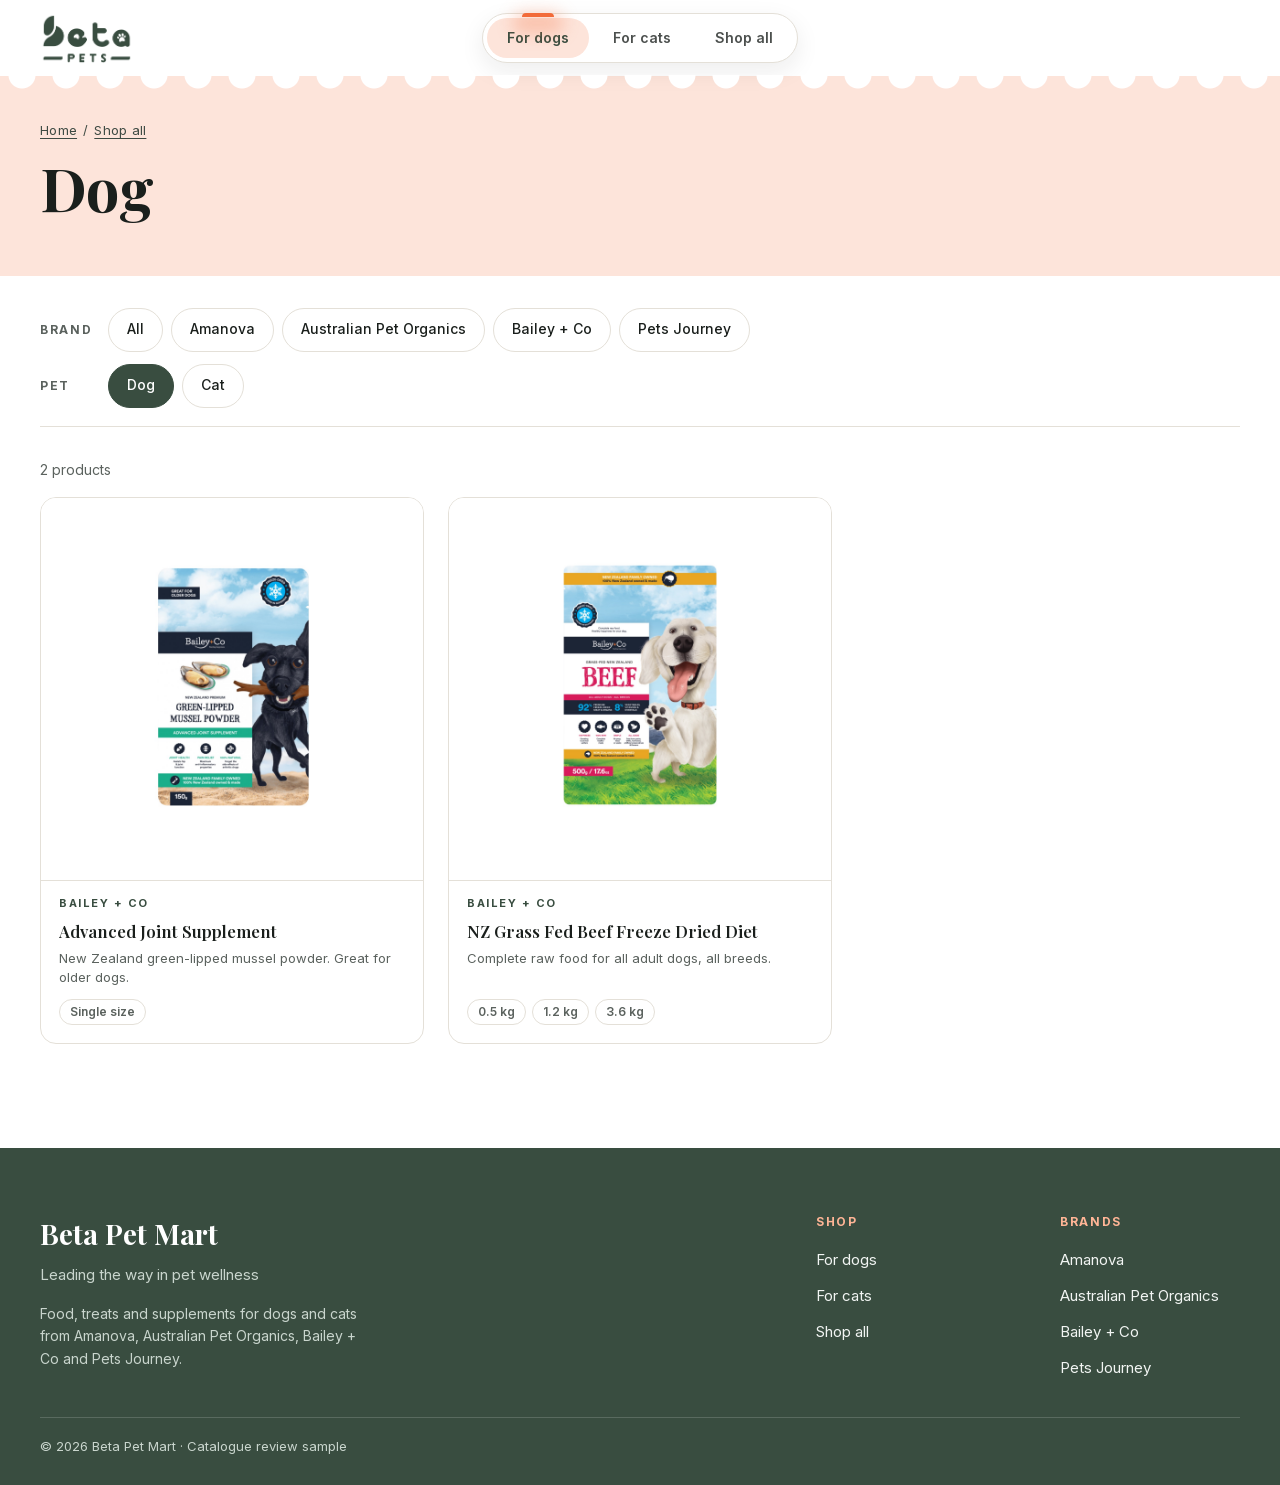
<file: product-category/dog/index.html>
<!DOCTYPE html>

<html lang="en-US">
<head>
<meta charset="utf-8"/>
<meta content="width=device-width,initial-scale=1" name="viewport"/>
<title>Dog – Beta Pet Mart</title>


















<noscript></noscript>
<meta content="noindex,nofollow" name="robots"/><link href="../../style.css?v=bfdc571e95" rel="stylesheet"/></head>
<body class="archive tax-product_cat term-dog term-18 wp-theme-beta-pet theme-beta-pet woocommerce woocommerce-page woocommerce-no-js">
<a class="skip" href="#main">Skip to content</a>
<header class="site-header">
<div class="wrap header-inner">
<a class="brand-mark" href="../../index.html" rel="home">
<img alt="Beta Pet Mart" height="110" src="../../assets/store/logo.png" width="197"/>
</a>
<nav aria-label="Main navigation" class="main-nav">
<ul class="nav-list"><li><a aria-current="page" href="index.html">For dogs</a></li><li><a href="../cat/index.html">For cats</a></li><li><a href="../../shop/index.html">Shop all</a></li></ul></nav>
</div>
</header>
<main id="main">
<div class="page-head page-head--pet">
<div class="wrap">
<nav aria-label="Breadcrumb" class="breadcrumb">
<a href="../../index.html">Home</a>
<span aria-hidden="true">/</span> <a href="../../shop/index.html">Shop all</a>
</nav>
<h1>Dog</h1>
</div>
</div>
<div class="wrap page-pad page-pad--after-head">
<div class="filters">
<nav aria-label="Filter by brand" class="filter-row">
<span class="filter-label">Brand</span>
<ul class="chips">
<li><a class="chip" href="../../shop/index.html">All</a></li>
<li><a class="chip" href="../../brand/amanova/index.html">Amanova</a></li>
<li><a class="chip" href="../../brand/australian-pet-organics/index.html">Australian Pet Organics</a></li>
<li><a class="chip" href="../../brand/bailey-co/index.html">Bailey + Co</a></li>
<li><a class="chip" href="../../brand/pets-journey/index.html">Pets Journey</a></li>
</ul>
</nav>
<nav aria-label="Filter by pet" class="filter-row">
<span class="filter-label">Pet</span>
<ul class="chips">
<li><a aria-current="page" class="chip" href="index.html">Dog</a></li>
<li><a class="chip" href="../cat/index.html">Cat</a></li>
</ul>
</nav>
</div>
<p class="result-count">2 products</p>
<ul class="product-grid">
<li class="card"><a class="card-link" href="../../product/advanced-joint-supplement/index.html"><span class="card-media"><img alt="Advanced Joint Supplement" loading="lazy" src="../../assets/store/product-joint.jpg"/></span><span class="card-body"><span class="card-brand">Bailey + Co</span><span class="card-title">Advanced Joint Supplement</span><span class="card-blurb">New Zealand green-lipped mussel powder. Great for older dogs.</span><span class="card-sizes"><span class="pill">Single size</span></span></span></a></li><li class="card"><a class="card-link" href="../../product/nz-grass-fed-beef-freeze-dried-diet/index.html"><span class="card-media"><img alt="NZ Grass Fed Beef Freeze Dried Diet" loading="lazy" src="../../assets/store/product-beef.jpg"/></span><span class="card-body"><span class="card-brand">Bailey + Co</span><span class="card-title">NZ Grass Fed Beef Freeze Dried Diet</span><span class="card-blurb">Complete raw food for all adult dogs, all breeds.</span><span class="card-sizes"><span class="pill">0.5 kg</span><span class="pill">1.2 kg</span><span class="pill">3.6 kg</span></span></span></a></li> </ul>
</div>
</main>
<footer class="site-footer">
<div class="wrap footer-grid">
<div class="footer-col footer-about">
<p class="footer-brand">Beta Pet Mart</p>
<p class="footer-tagline">Leading the way in pet wellness</p>
<p class="footer-blurb">Food, treats and supplements for dogs and cats from Amanova, Australian Pet Organics, Bailey + Co and Pets Journey.</p>
</div>
<nav aria-label="Shop" class="footer-col"><p class="footer-title">Shop</p><ul class="footer-list"><li><a href="index.html">For dogs</a></li><li><a href="../cat/index.html">For cats</a></li><li><a href="../../shop/index.html">Shop all</a></li></ul></nav><nav aria-label="Brands" class="footer-col"><p class="footer-title">Brands</p><ul class="footer-list"><li><a href="../../brand/amanova/index.html">Amanova</a></li><li><a href="../../brand/australian-pet-organics/index.html">Australian Pet Organics</a></li><li><a href="../../brand/bailey-co/index.html">Bailey + Co</a></li><li><a href="../../brand/pets-journey/index.html">Pets Journey</a></li></ul></nav></div>
<div class="wrap footer-base">© 2026 Beta Pet Mart · Catalogue review sample</div>
</footer>







</body></html>
</file>
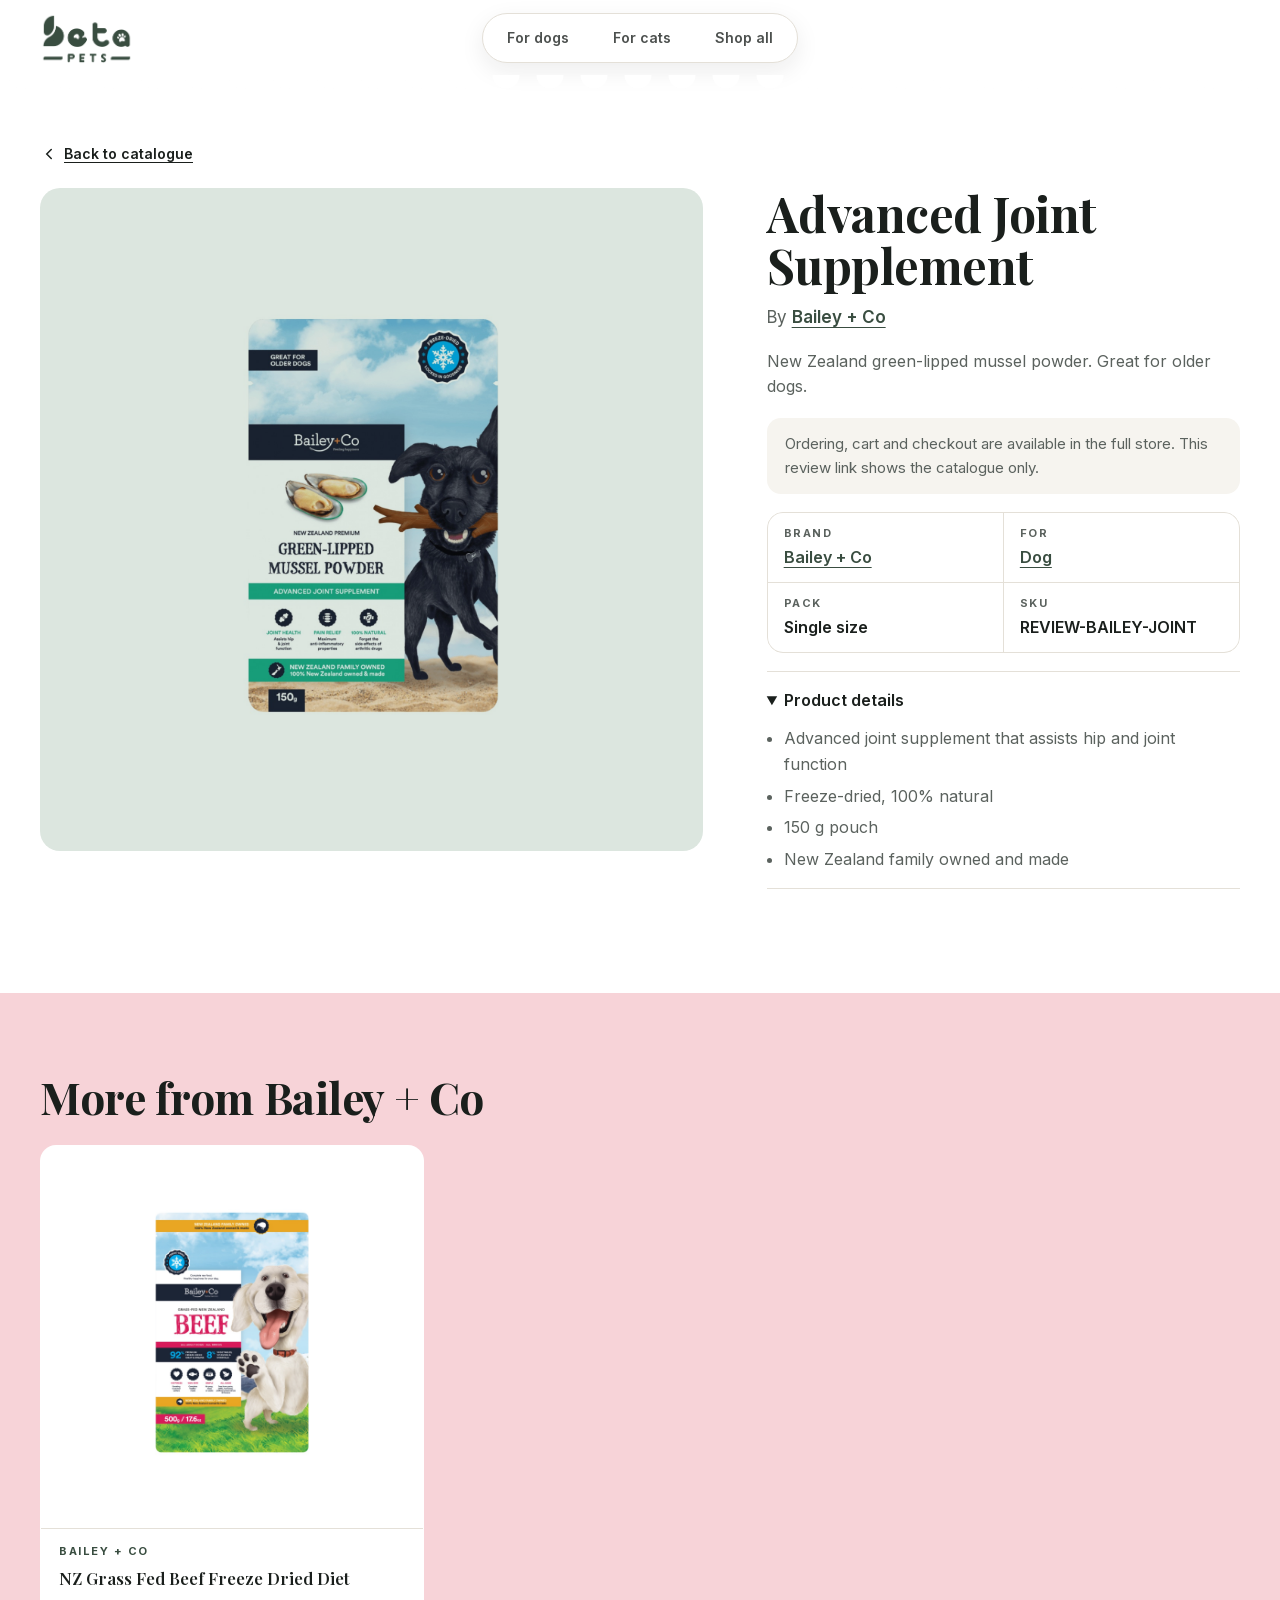
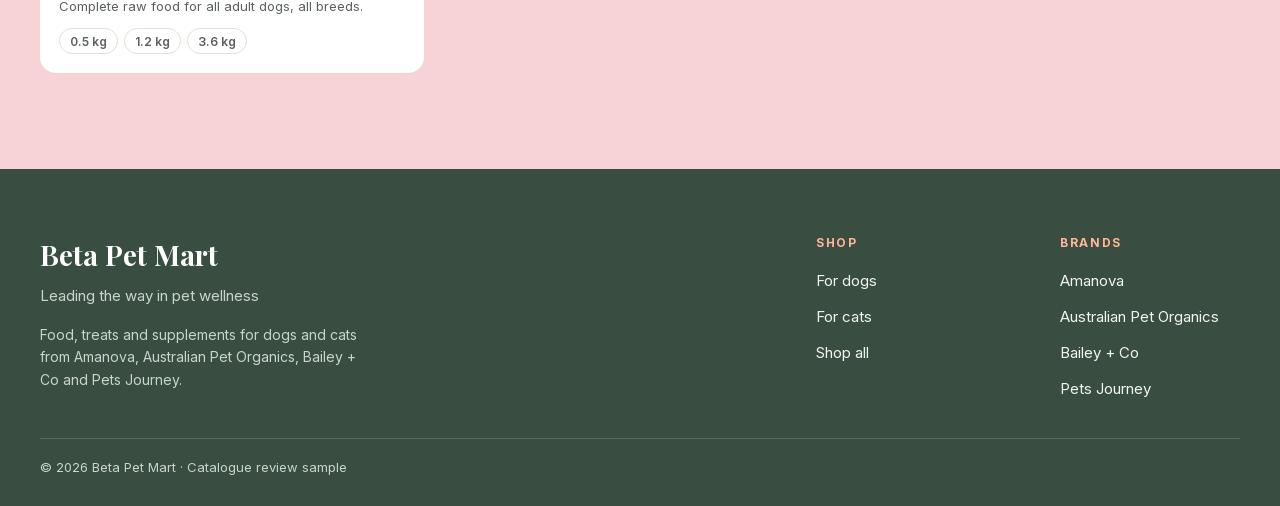
<file: product/advanced-joint-supplement/index.html>
<!DOCTYPE html>

<html lang="en-US">
<head>
<meta charset="utf-8"/>
<meta content="width=device-width,initial-scale=1" name="viewport"/>
<title>Advanced Joint Supplement – Beta Pet Mart</title>

























<noscript></noscript>
<meta content="noindex,nofollow" name="robots"/><link href="../../style.css?v=bfdc571e95" rel="stylesheet"/></head>
<body class="wp-singular product-template-default single single-product postid-15 wp-theme-beta-pet theme-beta-pet woocommerce woocommerce-page woocommerce-no-js">
<a class="skip" href="#main">Skip to content</a>
<header class="site-header">
<div class="wrap header-inner">
<a class="brand-mark" href="../../index.html" rel="home">
<img alt="Beta Pet Mart" height="110" src="../../assets/store/logo.png" width="197"/>
</a>
<nav aria-label="Main navigation" class="main-nav">
<ul class="nav-list"><li><a href="../../product-category/dog/index.html">For dogs</a></li><li><a href="../../product-category/cat/index.html">For cats</a></li><li><a href="../../shop/index.html">Shop all</a></li></ul></nav>
</div>
</header>
<main id="main">
<div class="wrap page-pad">
<a class="back-link" href="../../shop/index.html"><svg aria-hidden="true" fill="none" focusable="false" height="18" stroke="currentColor" stroke-linecap="round" stroke-width="2" viewbox="0 0 24 24" width="18"><path d="M15 18l-6-6 6-6"></path></svg>Back to catalogue</a>
<div class="product-layout">
<div class="product-media">
<div class="product-photo"><img alt="Advanced Joint Supplement" loading="lazy" src="../../assets/store/product-joint.jpg"/></div>
</div>
<div class="product-summary">
<h1 class="product-title">Advanced Joint Supplement</h1>
<p class="brand-line">By <a href="../../brand/bailey-co/index.html">Bailey + Co</a></p>
<div class="product-intro"><p>New Zealand green-lipped mussel powder. Great for older dogs.</p>
</div>
<p class="preview-note">Ordering, cart and checkout are available in the full store. This review link shows the catalogue only.</p>
<dl class="key-facts">
<div><dt>Brand</dt><dd><a href="../../brand/bailey-co/index.html">Bailey + Co</a></dd></div> <div><dt>For</dt><dd><a href="../../product-category/dog/index.html">Dog</a></dd></div> <div><dt>Pack</dt><dd>Single size</dd></div>
<div><dt>SKU</dt><dd>REVIEW-BAILEY-JOINT</dd></div> </dl>
<details class="details" open="">
<summary>Product details</summary>
<div><ul>
<li>Advanced joint supplement that assists hip and joint function</li>
<li>Freeze-dried, 100% natural</li>
<li>150 g pouch</li>
<li>New Zealand family owned and made</li>
</ul>
</div>
</details>
</div>
</div>
</div>
<section aria-labelledby="related-title" class="related"><div class="wrap">
<h2 class="section-title" id="related-title">More from Bailey + Co</h2>
<ul class="product-grid">
<li class="card"><a class="card-link" href="../nz-grass-fed-beef-freeze-dried-diet/index.html"><span class="card-media"><img alt="NZ Grass Fed Beef Freeze Dried Diet" loading="lazy" src="../../assets/store/product-beef.jpg"/></span><span class="card-body"><span class="card-brand">Bailey + Co</span><span class="card-title">NZ Grass Fed Beef Freeze Dried Diet</span><span class="card-blurb">Complete raw food for all adult dogs, all breeds.</span><span class="card-sizes"><span class="pill">0.5 kg</span><span class="pill">1.2 kg</span><span class="pill">3.6 kg</span></span></span></a></li> </ul>
</div></section>
</main>
<footer class="site-footer">
<div class="wrap footer-grid">
<div class="footer-col footer-about">
<p class="footer-brand">Beta Pet Mart</p>
<p class="footer-tagline">Leading the way in pet wellness</p>
<p class="footer-blurb">Food, treats and supplements for dogs and cats from Amanova, Australian Pet Organics, Bailey + Co and Pets Journey.</p>
</div>
<nav aria-label="Shop" class="footer-col"><p class="footer-title">Shop</p><ul class="footer-list"><li><a href="../../product-category/dog/index.html">For dogs</a></li><li><a href="../../product-category/cat/index.html">For cats</a></li><li><a href="../../shop/index.html">Shop all</a></li></ul></nav><nav aria-label="Brands" class="footer-col"><p class="footer-title">Brands</p><ul class="footer-list"><li><a href="../../brand/amanova/index.html">Amanova</a></li><li><a href="../../brand/australian-pet-organics/index.html">Australian Pet Organics</a></li><li><a href="../../brand/bailey-co/index.html">Bailey + Co</a></li><li><a href="../../brand/pets-journey/index.html">Pets Journey</a></li></ul></nav></div>
<div class="wrap footer-base">© 2026 Beta Pet Mart · Catalogue review sample</div>
</footer>







</body></html>
</file>
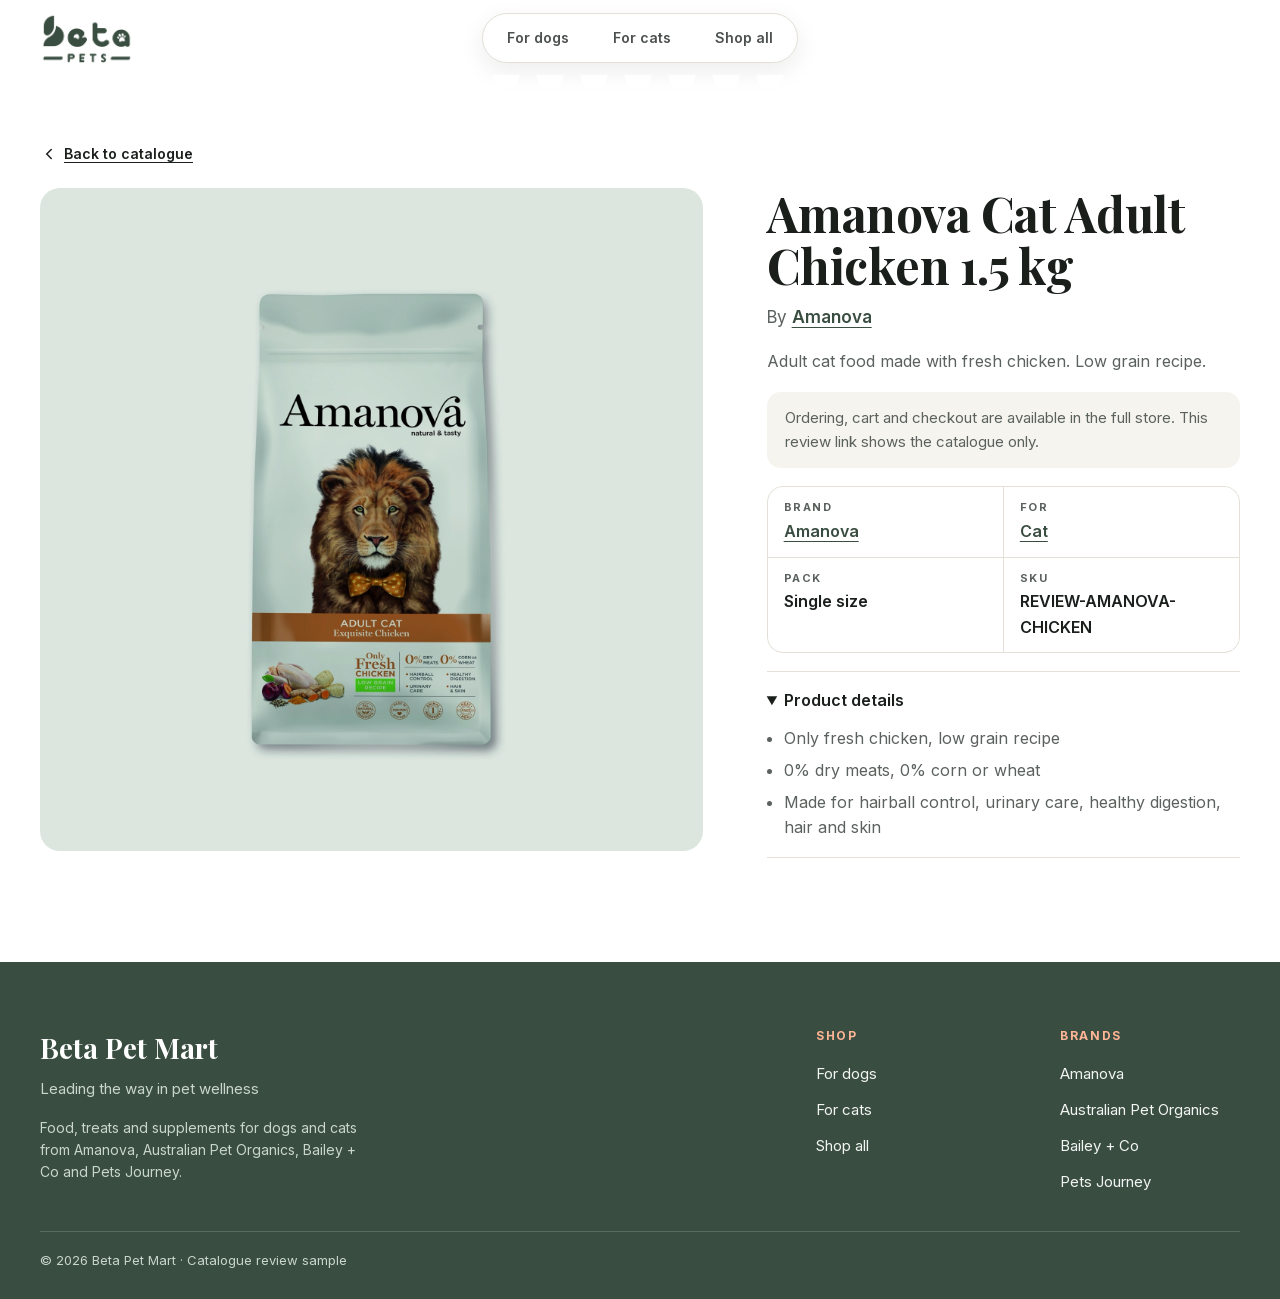
<file: product/amanova-cat-adult-chicken-1-5-kg/index.html>
<!DOCTYPE html>

<html lang="en-US">
<head>
<meta charset="utf-8"/>
<meta content="width=device-width,initial-scale=1" name="viewport"/>
<title>Amanova Cat Adult Chicken 1.5 kg – Beta Pet Mart</title>

























<noscript></noscript>
<meta content="noindex,nofollow" name="robots"/><link href="../../style.css?v=bfdc571e95" rel="stylesheet"/></head>
<body class="wp-singular product-template-default single single-product postid-14 wp-theme-beta-pet theme-beta-pet woocommerce woocommerce-page woocommerce-no-js">
<a class="skip" href="#main">Skip to content</a>
<header class="site-header">
<div class="wrap header-inner">
<a class="brand-mark" href="../../index.html" rel="home">
<img alt="Beta Pet Mart" height="110" src="../../assets/store/logo.png" width="197"/>
</a>
<nav aria-label="Main navigation" class="main-nav">
<ul class="nav-list"><li><a href="../../product-category/dog/index.html">For dogs</a></li><li><a href="../../product-category/cat/index.html">For cats</a></li><li><a href="../../shop/index.html">Shop all</a></li></ul></nav>
</div>
</header>
<main id="main">
<div class="wrap page-pad">
<a class="back-link" href="../../shop/index.html"><svg aria-hidden="true" fill="none" focusable="false" height="18" stroke="currentColor" stroke-linecap="round" stroke-width="2" viewbox="0 0 24 24" width="18"><path d="M15 18l-6-6 6-6"></path></svg>Back to catalogue</a>
<div class="product-layout">
<div class="product-media">
<div class="product-photo"><img alt="Amanova Cat Adult Chicken 1.5 kg" loading="lazy" src="../../assets/store/product-amanova-cat-chicken.jpg"/></div>
</div>
<div class="product-summary">
<h1 class="product-title">Amanova Cat Adult Chicken 1.5 kg</h1>
<p class="brand-line">By <a href="../../brand/amanova/index.html">Amanova</a></p>
<div class="product-intro"><p>Adult cat food made with fresh chicken. Low grain recipe.</p>
</div>
<p class="preview-note">Ordering, cart and checkout are available in the full store. This review link shows the catalogue only.</p>
<dl class="key-facts">
<div><dt>Brand</dt><dd><a href="../../brand/amanova/index.html">Amanova</a></dd></div> <div><dt>For</dt><dd><a href="../../product-category/cat/index.html">Cat</a></dd></div> <div><dt>Pack</dt><dd>Single size</dd></div>
<div><dt>SKU</dt><dd>REVIEW-AMANOVA-CHICKEN</dd></div> </dl>
<details class="details" open="">
<summary>Product details</summary>
<div><ul>
<li>Only fresh chicken, low grain recipe</li>
<li>0% dry meats, 0% corn or wheat</li>
<li>Made for hairball control, urinary care, healthy digestion, hair and skin</li>
</ul>
</div>
</details>
</div>
</div>
</div>
</main>
<footer class="site-footer">
<div class="wrap footer-grid">
<div class="footer-col footer-about">
<p class="footer-brand">Beta Pet Mart</p>
<p class="footer-tagline">Leading the way in pet wellness</p>
<p class="footer-blurb">Food, treats and supplements for dogs and cats from Amanova, Australian Pet Organics, Bailey + Co and Pets Journey.</p>
</div>
<nav aria-label="Shop" class="footer-col"><p class="footer-title">Shop</p><ul class="footer-list"><li><a href="../../product-category/dog/index.html">For dogs</a></li><li><a href="../../product-category/cat/index.html">For cats</a></li><li><a href="../../shop/index.html">Shop all</a></li></ul></nav><nav aria-label="Brands" class="footer-col"><p class="footer-title">Brands</p><ul class="footer-list"><li><a href="../../brand/amanova/index.html">Amanova</a></li><li><a href="../../brand/australian-pet-organics/index.html">Australian Pet Organics</a></li><li><a href="../../brand/bailey-co/index.html">Bailey + Co</a></li><li><a href="../../brand/pets-journey/index.html">Pets Journey</a></li></ul></nav></div>
<div class="wrap footer-base">© 2026 Beta Pet Mart · Catalogue review sample</div>
</footer>







</body></html>
</file>
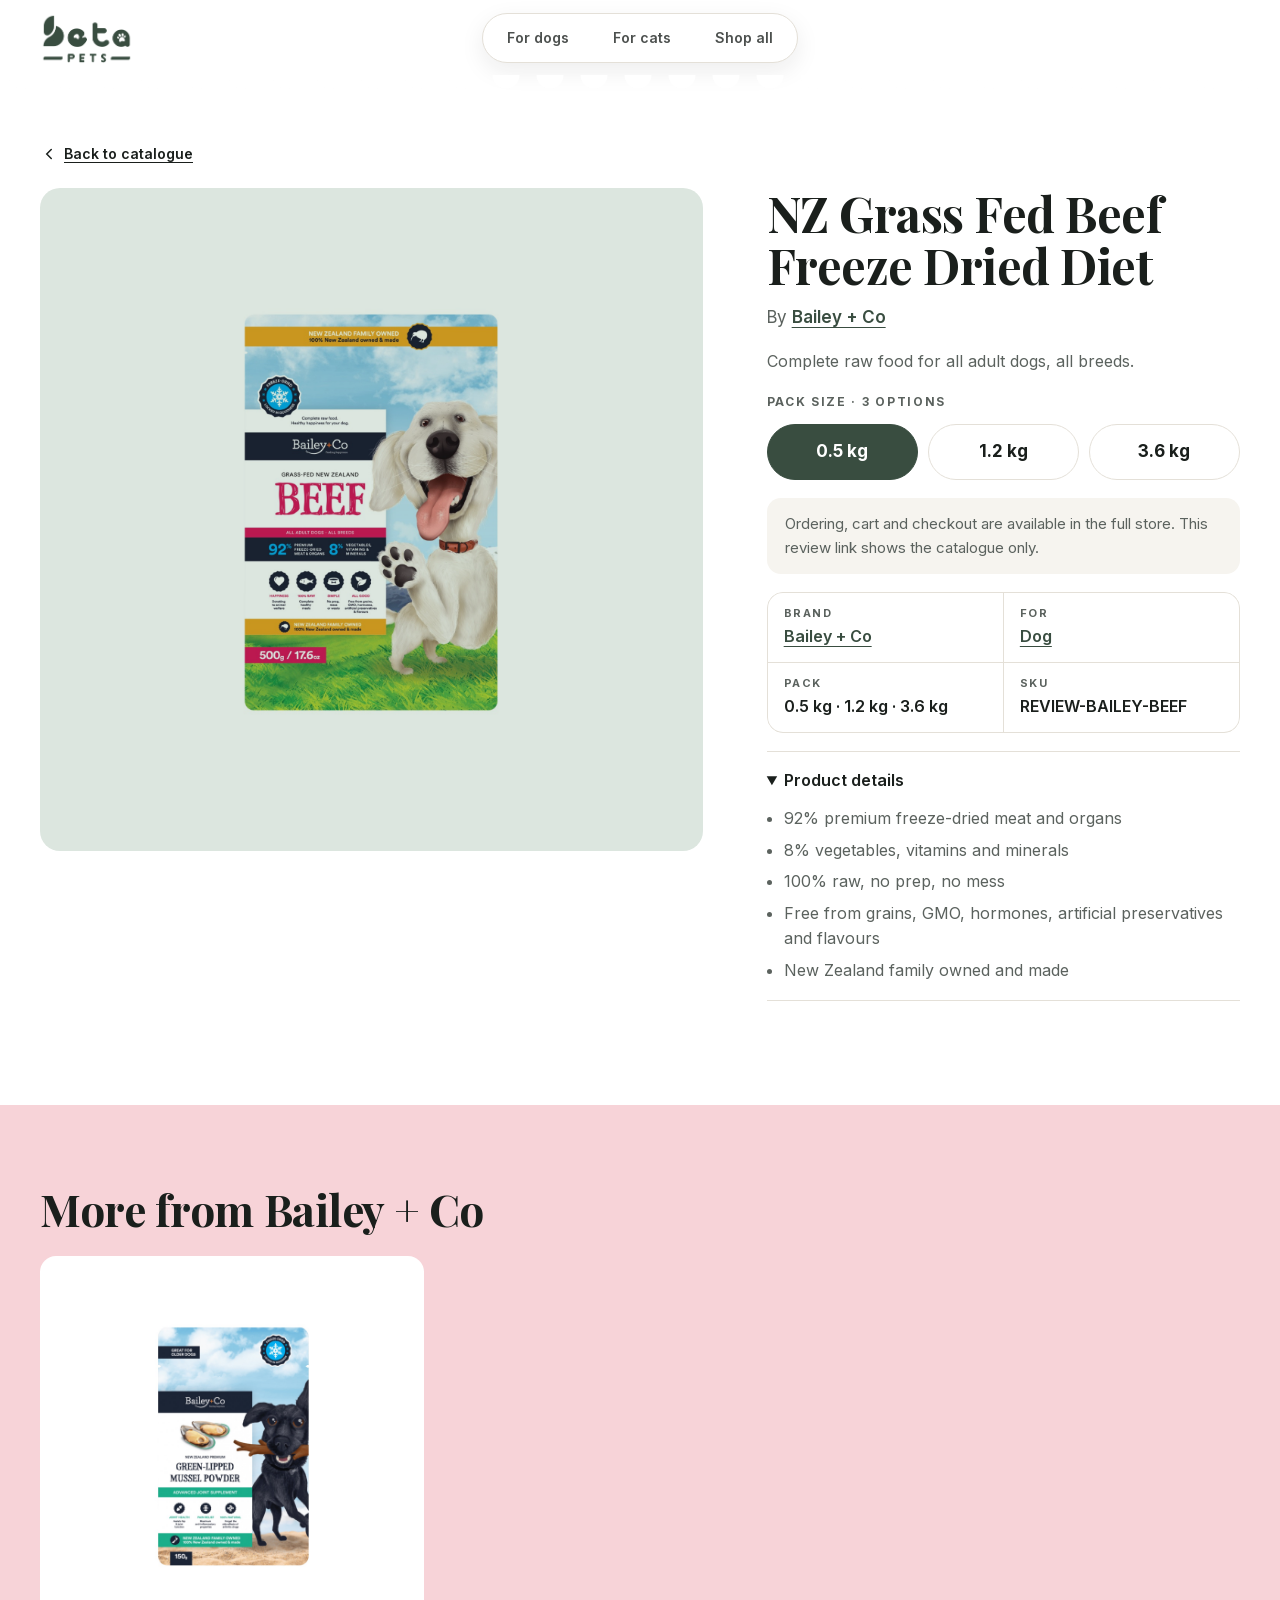
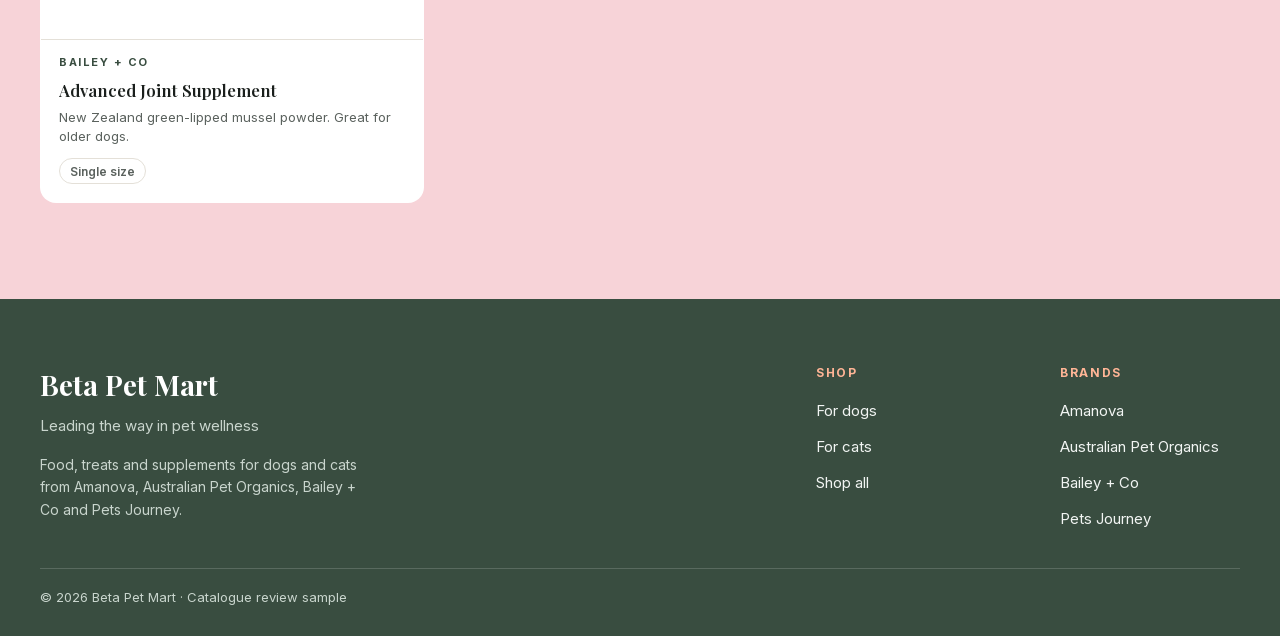
<file: product/nz-grass-fed-beef-freeze-dried-diet/index.html>
<!DOCTYPE html>

<html lang="en-US">
<head>
<meta charset="utf-8"/>
<meta content="width=device-width,initial-scale=1" name="viewport"/>
<title>NZ Grass Fed Beef Freeze Dried Diet – Beta Pet Mart</title>

























<noscript></noscript>
<meta content="noindex,nofollow" name="robots"/><link href="../../style.css?v=bfdc571e95" rel="stylesheet"/></head>
<body class="wp-singular product-template-default single single-product postid-10 wp-theme-beta-pet theme-beta-pet woocommerce woocommerce-page woocommerce-no-js">
<a class="skip" href="#main">Skip to content</a>
<header class="site-header">
<div class="wrap header-inner">
<a class="brand-mark" href="../../index.html" rel="home">
<img alt="Beta Pet Mart" height="110" src="../../assets/store/logo.png" width="197"/>
</a>
<nav aria-label="Main navigation" class="main-nav">
<ul class="nav-list"><li><a href="../../product-category/dog/index.html">For dogs</a></li><li><a href="../../product-category/cat/index.html">For cats</a></li><li><a href="../../shop/index.html">Shop all</a></li></ul></nav>
</div>
</header>
<main id="main">
<div class="wrap page-pad">
<a class="back-link" href="../../shop/index.html"><svg aria-hidden="true" fill="none" focusable="false" height="18" stroke="currentColor" stroke-linecap="round" stroke-width="2" viewbox="0 0 24 24" width="18"><path d="M15 18l-6-6 6-6"></path></svg>Back to catalogue</a>
<div class="product-layout">
<div class="product-media">
<div class="product-photo"><img alt="NZ Grass Fed Beef Freeze Dried Diet" loading="lazy" src="../../assets/store/product-beef.jpg"/></div>
</div>
<div class="product-summary">
<h1 class="product-title">NZ Grass Fed Beef Freeze Dried Diet</h1>
<p class="brand-line">By <a href="../../brand/bailey-co/index.html">Bailey + Co</a></p>
<div class="product-intro"><p>Complete raw food for all adult dogs, all breeds.</p>
</div>
<fieldset class="sizes">
<legend>Pack size · 3 options</legend>
<div class="size-grid">
<label class="size">
<input checked="checked" name="pack-size" required="" type="radio" value="0.5 kg"/>
<span class="size-label">0.5 kg</span>
</label>
<label class="size">
<input name="pack-size" required="" type="radio" value="1.2 kg"/>
<span class="size-label">1.2 kg</span>
</label>
<label class="size">
<input name="pack-size" required="" type="radio" value="3.6 kg"/>
<span class="size-label">3.6 kg</span>
</label>
</div>
</fieldset>
<p class="preview-note">Ordering, cart and checkout are available in the full store. This review link shows the catalogue only.</p>
<dl class="key-facts">
<div><dt>Brand</dt><dd><a href="../../brand/bailey-co/index.html">Bailey + Co</a></dd></div> <div><dt>For</dt><dd><a href="../../product-category/dog/index.html">Dog</a></dd></div> <div><dt>Pack</dt><dd>0.5 kg · 1.2 kg · 3.6 kg</dd></div>
<div><dt>SKU</dt><dd>REVIEW-BAILEY-BEEF</dd></div> </dl>
<details class="details" open="">
<summary>Product details</summary>
<div><ul>
<li>92% premium freeze-dried meat and organs</li>
<li>8% vegetables, vitamins and minerals</li>
<li>100% raw, no prep, no mess</li>
<li>Free from grains, GMO, hormones, artificial preservatives and flavours</li>
<li>New Zealand family owned and made</li>
</ul>
</div>
</details>
</div>
</div>
</div>
<section aria-labelledby="related-title" class="related"><div class="wrap">
<h2 class="section-title" id="related-title">More from Bailey + Co</h2>
<ul class="product-grid">
<li class="card"><a class="card-link" href="../advanced-joint-supplement/index.html"><span class="card-media"><img alt="Advanced Joint Supplement" loading="lazy" src="../../assets/store/product-joint.jpg"/></span><span class="card-body"><span class="card-brand">Bailey + Co</span><span class="card-title">Advanced Joint Supplement</span><span class="card-blurb">New Zealand green-lipped mussel powder. Great for older dogs.</span><span class="card-sizes"><span class="pill">Single size</span></span></span></a></li> </ul>
</div></section>
</main>
<footer class="site-footer">
<div class="wrap footer-grid">
<div class="footer-col footer-about">
<p class="footer-brand">Beta Pet Mart</p>
<p class="footer-tagline">Leading the way in pet wellness</p>
<p class="footer-blurb">Food, treats and supplements for dogs and cats from Amanova, Australian Pet Organics, Bailey + Co and Pets Journey.</p>
</div>
<nav aria-label="Shop" class="footer-col"><p class="footer-title">Shop</p><ul class="footer-list"><li><a href="../../product-category/dog/index.html">For dogs</a></li><li><a href="../../product-category/cat/index.html">For cats</a></li><li><a href="../../shop/index.html">Shop all</a></li></ul></nav><nav aria-label="Brands" class="footer-col"><p class="footer-title">Brands</p><ul class="footer-list"><li><a href="../../brand/amanova/index.html">Amanova</a></li><li><a href="../../brand/australian-pet-organics/index.html">Australian Pet Organics</a></li><li><a href="../../brand/bailey-co/index.html">Bailey + Co</a></li><li><a href="../../brand/pets-journey/index.html">Pets Journey</a></li></ul></nav></div>
<div class="wrap footer-base">© 2026 Beta Pet Mart · Catalogue review sample</div>
</footer>







</body></html>
</file>
<file: style.css>
/*
Theme Name: Beta Pet Mart
Description: Catalogue review theme for Beta Pets: photo-led, serif headings, logo green, tangerine actions.
Version: 0.4.1
Text Domain: beta-pet
*/

/* ---------- Fonts (self-hosted; OFL) ---------- */
@font-face { font-family: "Playfair Display"; src: url("assets/fonts/playfair-display.woff2") format("woff2"); font-weight: 500 800; font-style: normal; font-display: swap; }
@font-face { font-family: "Inter"; src: url("assets/fonts/inter.woff2") format("woff2"); font-weight: 400 700; font-style: normal; font-display: swap; }

/* ---------- Tokens (mirrored in theme.json for the editor) ---------- */
:root {
  --white: #FFFFFF;
  --stone: #F6F4EF;
  --line: #E4E0D8;
  --ink: #1A1F1C;
  --muted: #5B625E;
  --green: #394D40;
  --green-dark: #2B3B31;
  --green-tint: #E8EDE9;
  --tangerine: #F26B3A;
  --tangerine-dark: #E8622F;
  --tangerine-tint: #FDE4DA;
  --blush: #F7D3D8;
  --blush-deep: #EFB9C2;
  --sage: #DCE6DF;
  --sage-deep: #C7D6CC;
  --serif: "Playfair Display", Georgia, "Times New Roman", serif;
  --sans: "Inter", system-ui, -apple-system, "Segoe UI", sans-serif;
  --gutter: clamp(16px, 4vw, 40px);
  --max: 1280px;
  --ease: cubic-bezier(.16, 1, .3, 1);
}

/* ---------- Base ---------- */
* { box-sizing: border-box; }
html { -webkit-text-size-adjust: 100%; }
body { margin: 0; background: var(--white); color: var(--ink); font: 400 1rem/1.6 var(--sans); -webkit-font-smoothing: antialiased; text-rendering: optimizeLegibility; }
img { max-width: 100%; height: auto; display: block; }
a { color: var(--green); text-decoration-thickness: 1px; text-underline-offset: .22em; }
a:hover { color: var(--green-dark); }
::selection { background: var(--green); color: var(--white); }
:focus-visible { outline: 2px solid var(--green); outline-offset: 3px; border-radius: 4px; }
h1, h2, h3 { margin: 0; font-family: var(--serif); font-weight: 700; line-height: 1.08; letter-spacing: -0.01em; text-wrap: balance; }
h1 { font-size: clamp(2.5rem, 5.6vw, 4.75rem); }
h2 { font-size: clamp(1.875rem, 3.6vw, 2.75rem); }
h3 { font-size: 1.25rem; }
p { margin: 0; }
.wrap { width: min(100% - 2 * var(--gutter), var(--max)); margin-inline: auto; }
.page-pad { padding-block: clamp(28px, 5vw, 56px) clamp(56px, 9vw, 104px); }
.skip { position: absolute; left: -100vw; top: 8px; z-index: 10; padding: 10px 16px; background: var(--white); }
.skip:focus { left: 16px; }
main { display: block; min-height: 50vh; }
.screen-reader-text { position: absolute; width: 1px; height: 1px; overflow: hidden; clip: rect(0 0 0 0); white-space: nowrap; }

/* ---------- Promo bar (Customizer, dated) ---------- */
.promo-bar { background: var(--tangerine); color: var(--ink); text-align: center; font-size: .75rem; font-weight: 600; letter-spacing: .14em; text-transform: uppercase; padding: 11px var(--gutter); }
.promo-bar a { color: var(--ink); text-decoration: none; }

/* ---------- Header: logo, floating pill nav with a lit active tab, tools ---------- */
.site-header { position: sticky; top: 0; z-index: 30; background: var(--white); }
/* scalloped lower edge, like the reference: white half-circles hanging over whatever follows */
.site-header::after { content: ""; position: absolute; left: 0; right: 0; top: calc(100% - 1px); height: 14px; background: radial-gradient(circle at 50% 0, var(--white) 13px, transparent 14px) 0 0 / 44px 14px repeat-x; pointer-events: none; }
.header-inner { display: grid; grid-template-columns: 1fr auto 1fr; align-items: center; gap: 16px; padding-block: 12px; }
.brand-mark { display: block; justify-self: start; }
.brand-mark img { height: clamp(40px, 4.4vw, 52px); width: auto; }
.main-nav { justify-self: center; }
.nav-list { display: flex; align-items: center; gap: 4px; margin: 0; padding: 4px; list-style: none; border-radius: 999px; background: var(--white); border: 1px solid var(--line); box-shadow: 0 8px 24px rgba(26, 31, 28, .08); }
.nav-list a { position: relative; display: inline-flex; align-items: center; min-height: 40px; padding: 0 20px; border-radius: 999px; color: rgba(26, 31, 28, .78); font-size: .875rem; font-weight: 600; text-decoration: none; white-space: nowrap; transition: color .2s var(--ease), background-color .2s var(--ease); }
.nav-list a:hover { color: var(--green); background: var(--stone); }
.nav-list a[aria-current="page"], .nav-list .current-menu-item > a { color: var(--green); background: var(--tangerine-tint); }
/* the "tube light": a short tangerine bar above the active tab with a soft glow below it */
.nav-list a[aria-current="page"]::before, .nav-list .current-menu-item > a::before { content: ""; position: absolute; top: -5px; left: 50%; width: 32px; height: 4px; margin-left: -16px; border-radius: 4px 4px 0 0; background: var(--tangerine); }
.nav-list a[aria-current="page"]::after, .nav-list .current-menu-item > a::after { content: ""; position: absolute; top: -6px; left: 50%; width: 52px; height: 22px; margin-left: -26px; border-radius: 999px; background: rgba(242, 107, 58, .28); filter: blur(8px); pointer-events: none; }
.nav-list a:focus-visible { outline: 2px solid var(--green); outline-offset: 2px; }

/* ---------- Buttons ---------- */
.wp-block-buttons { display: flex; flex-wrap: wrap; gap: 12px; }
.wp-block-button__link, .button-main, .wp-block-buttons .wp-block-button__link {
  display: inline-flex; align-items: center; justify-content: center; gap: .5em; min-height: 52px; padding: 0 28px;
  border-radius: 999px; border: 0; background: var(--tangerine); color: var(--ink);
  font: 700 .9375rem/1 var(--sans); letter-spacing: .02em; text-decoration: none; cursor: pointer;
  transition: background-color .25s var(--ease), transform .25s var(--ease);
}
.wp-block-button__link:hover, .button-main:hover { background: var(--tangerine-dark); color: var(--ink); transform: translateY(-1px); }
.wp-block-button__link::after, .button-main::after { content: ""; width: .9em; height: .9em; background: currentColor; -webkit-mask: url("data:image/svg+xml,%3Csvg xmlns='http://www.w3.org/2000/svg' viewBox='0 0 24 24' fill='none' stroke='black' stroke-width='2.5' stroke-linecap='round' stroke-linejoin='round'%3E%3Cpath d='M5 12h14M13 6l6 6-6 6'/%3E%3C/svg%3E") center / contain no-repeat; mask: url("data:image/svg+xml,%3Csvg xmlns='http://www.w3.org/2000/svg' viewBox='0 0 24 24' fill='none' stroke='black' stroke-width='2.5' stroke-linecap='round' stroke-linejoin='round'%3E%3Cpath d='M5 12h14M13 6l6 6-6 6'/%3E%3C/svg%3E") center / contain no-repeat; }
.wp-block-button + .wp-block-button .wp-block-button__link, .is-style-outline .wp-block-button__link { background: transparent; color: var(--ink); box-shadow: inset 0 0 0 2px var(--ink); }
.wp-block-button + .wp-block-button .wp-block-button__link:hover, .is-style-outline .wp-block-button__link:hover { background: var(--ink); color: var(--white); }

/* ---------- Home: hero ---------- */
.page-blocks > .bp-section, .page-blocks > .bp-brands > .bp-section-title { padding-inline: max(var(--gutter), calc((100% - var(--max)) / 2)); }
.bp-hero { position: relative; display: grid; grid-template-columns: minmax(0, 1fr) minmax(0, 1fr); align-items: center; gap: clamp(24px, 4vw, 56px); padding: clamp(56px, 7vw, 96px) max(var(--gutter), calc((100% - var(--max)) / 2)) clamp(110px, 12vw, 170px); background: var(--tangerine); overflow: hidden; }
/* wavy white edge where the hero meets the page */
.bp-hero::after { content: ""; position: absolute; left: 0; right: 0; bottom: -1px; height: clamp(48px, 7vw, 96px); background: url("data:image/svg+xml,%3Csvg xmlns='http://www.w3.org/2000/svg' viewBox='0 0 1440 120' preserveAspectRatio='none'%3E%3Cpath fill='%23ffffff' d='M0 70 C 160 120 300 120 420 80 S 640 0 760 30 S 960 120 1120 90 S 1340 30 1440 50 V120 H0 Z'/%3E%3C/svg%3E") center bottom / 100% 100% no-repeat; pointer-events: none; }
.bp-hero__text { position: relative; z-index: 1; display: flex; flex-direction: column; align-items: flex-start; gap: 22px; }
.bp-hero__text h1 { max-width: 11ch; color: var(--white); font-size: clamp(2.75rem, 6vw, 5.25rem); line-height: 1; }
.bp-lead { font-size: clamp(1.0625rem, 1.4vw, 1.25rem); color: var(--ink); max-width: 36ch; }
.bp-hero .wp-block-buttons { margin-top: 4px; }
/* main hero button: logo green pill with a tangerine arrow disc */
.bp-hero .is-style-hero .wp-block-button__link { gap: 14px; padding: 6px 6px 6px 24px; background: var(--green); color: var(--white); }
.bp-hero .is-style-hero .wp-block-button__link::after { width: 40px; height: 40px; border-radius: 999px; background: var(--tangerine-tint) url("data:image/svg+xml,%3Csvg xmlns='http://www.w3.org/2000/svg' viewBox='0 0 24 24' fill='none' stroke='%231A1F1C' stroke-width='2.5' stroke-linecap='round' stroke-linejoin='round'%3E%3Cpath d='M9 6l6 6-6 6'/%3E%3C/svg%3E") center / 18px no-repeat; -webkit-mask: none; mask: none; transition: transform .3s var(--ease); }
.bp-hero .is-style-hero .wp-block-button__link:hover { background: var(--green-dark); color: var(--white); }
.bp-hero .is-style-hero .wp-block-button__link:hover::after { transform: translateX(3px); }
.bp-hero .is-style-outline .wp-block-button__link { box-shadow: inset 0 0 0 2px var(--ink); }
.bp-hero .is-style-outline .wp-block-button__link:hover { background: var(--ink); color: var(--white); }
/* green stat card with a cat peeking over the top and a scalloped bottom edge */
.bp-hero__card { position: relative; margin-top: clamp(130px, 11vw, 150px); width: 240px; padding: 22px 22px 30px; border-radius: 22px 22px 0 0; background: var(--green); color: var(--white); }
.bp-hero__card::after { content: ""; position: absolute; left: 0; right: 0; top: 100%; height: 16px; background: radial-gradient(circle at 50% 0, var(--green) 15.5px, transparent 16.5px) 0 0 / 34.3px 16px repeat-x; }
.bp-hero .bp-hero__peek { position: absolute; left: 50%; bottom: calc(100% - 26px); width: 190px; margin: 0 0 0 -95px; pointer-events: none; }
.bp-hero .bp-hero__peek img { display: block; width: 100%; height: auto; filter: drop-shadow(0 10px 14px rgba(26, 31, 28, .18)); }
.bp-hero__card > p { position: relative; }
.bp-hero__stat { font-family: var(--serif); font-size: 2.5rem; font-weight: 700; line-height: 1; }
.bp-hero__statnote { margin-top: 8px; font-size: .875rem; color: #DCE5DF; }
/* cut-out dog standing on a blush blob that bleeds off the right edge */
.bp-hero__visual { position: relative; z-index: 1; align-self: stretch; min-height: clamp(400px, 44vw, 600px); }
.bp-hero__visual::before { content: ""; position: absolute; left: 4%; right: -22%; top: 18%; bottom: 4%; border-radius: 58% 42% 46% 54% / 60% 52% 48% 40%; background: var(--blush); transform: rotate(-8deg); }
.bp-hero .bp-hero__media { position: absolute; left: 10%; right: 4%; top: 0; bottom: -4%; margin: 0; }
.bp-hero .bp-hero__media img { position: absolute; inset: 0; width: 100%; height: 100%; max-width: none; object-fit: contain; object-position: 50% 45%; filter: drop-shadow(0 24px 30px rgba(90, 30, 10, .25)); }
.bp-hero__badge { position: absolute; right: -2%; top: auto; bottom: 10%; display: flex; flex-direction: column; gap: 2px; max-width: 220px; padding: 14px 18px 14px 54px; border-radius: 16px; background: var(--white); color: var(--muted); font-size: .8125rem; line-height: 1.4; box-shadow: 0 16px 36px rgba(26, 31, 28, .18); }
.bp-hero__badge::before { content: ""; position: absolute; left: 14px; top: 50%; width: 30px; height: 30px; margin-top: -15px; border-radius: 999px; background: var(--tangerine) url("data:image/svg+xml,%3Csvg xmlns='http://www.w3.org/2000/svg' viewBox='0 0 24 24' fill='none' stroke='%231A1F1C' stroke-width='2.5' stroke-linecap='round' stroke-linejoin='round'%3E%3Cpath d='M5 12l5 5 9-10'/%3E%3C/svg%3E") center / 16px no-repeat; }
.bp-hero__badge strong { color: var(--ink); font-size: .9375rem; }
.bp-hero .bp-hero__pack { position: absolute; z-index: 2; width: clamp(120px, 11vw, 158px); margin: 0; padding: 10px 10px 12px; border-radius: 18px; background: var(--white); box-shadow: 0 18px 40px rgba(90, 30, 10, .22); transition: transform .35s var(--ease); }
.bp-hero .bp-hero__pack a { display: block; border-radius: 10px; }
.bp-hero .bp-hero__pack img { display: block; width: 100%; height: auto; border-radius: 10px; }
.bp-hero .bp-hero__pack figcaption { display: flex; flex-direction: column; margin: 8px 2px 0; color: var(--muted); font-size: .75rem; line-height: 1.3; text-align: left; }
.bp-hero .bp-hero__pack figcaption strong { color: var(--ink); font-size: .8125rem; }
.bp-hero .bp-hero__pack--beef { left: -16%; top: 8%; transform: rotate(-7deg); }
.bp-hero .bp-hero__pack--cat { left: -2%; bottom: 8%; transform: rotate(6deg); }
.bp-hero .bp-hero__pack:hover { transform: rotate(0) translateY(-6px); }
@media (max-width: 860px) {
  .bp-hero { grid-template-columns: 1fr; padding-top: 40px; }
  .bp-hero__visual { order: -1; min-height: 0; aspect-ratio: 1 / 1; margin-inline: 2%; }
  .bp-hero__badge { right: -2%; bottom: 2%; max-width: 170px; padding: 10px 12px 10px 48px; font-size: .75rem; }
  .bp-hero__badge strong { font-size: .8125rem; }
  .bp-hero__card { margin-top: 160px; }
  .bp-hero .bp-hero__pack { width: 92px; padding: 6px 6px 8px; border-radius: 12px; }
  .bp-hero .bp-hero__pack figcaption { display: none; }
  .bp-hero .bp-hero__pack--beef { left: -2%; top: 0; }
  .bp-hero .bp-hero__pack--cat { left: 0; bottom: 2%; }
}
@media (max-width: 420px) { .bp-hero__badge { max-width: 190px; padding-left: 50px; } }

/* ---------- Home: brand wall ---------- */
.bp-brands { padding-block: clamp(56px, 8vw, 96px) 0; }
.bp-section-title { text-align: center; margin-bottom: clamp(24px, 3.5vw, 40px); }
.brand-wall { display: grid; grid-template-columns: repeat(4, minmax(0, 1fr)); margin: 0; padding: 0; list-style: none; }
.brand-panel { position: relative; display: block; aspect-ratio: 4 / 5; overflow: hidden; background: var(--stone); color: var(--ink); text-decoration: none; }
.brand-panel img { width: 100%; height: 100%; object-fit: cover; transition: transform .9s var(--ease); }
.brand-panel:hover img { transform: scale(1.04); }
.brand-cta { position: absolute; left: 50%; bottom: clamp(16px, 3vw, 32px); transform: translateX(-50%); display: inline-flex; align-items: center; min-height: 44px; padding: 0 22px; border-radius: 999px; background: var(--white); color: var(--ink); font-weight: 600; font-size: .875rem; white-space: nowrap; box-shadow: 0 6px 20px rgba(26, 31, 28, .14); transition: background-color .25s var(--ease), color .25s var(--ease); }
.brand-panel:hover .brand-cta, .brand-panel:focus-visible .brand-cta { background: var(--tangerine); }
.cta-verb { margin-right: .3em; }
@media (max-width: 860px) { .brand-wall { grid-template-columns: repeat(2, minmax(0, 1fr)); } .brand-cta { font-size: .8125rem; padding: 0 14px; max-width: calc(100% - 16px); white-space: normal; text-align: center; line-height: 1.2; } .cta-verb { position: absolute; width: 1px; height: 1px; overflow: hidden; clip: rect(0 0 0 0); } }

/* ---------- Home: sections ---------- */
.bp-section { padding-block: clamp(56px, 8vw, 104px); }
.bp-band { background: var(--sage); }

.pet-split { display: grid; grid-template-columns: repeat(2, minmax(0, 1fr)); gap: clamp(24px, 5vw, 64px); max-width: 720px; margin: 0 auto; padding: 0; list-style: none; }
.pet-tile { display: flex; flex-direction: column; align-items: center; gap: 6px; color: var(--ink); text-decoration: none; text-align: center; }
.pet-blob { position: relative; display: block; width: 100%; aspect-ratio: 1 / .9; margin-bottom: 14px; border-radius: 52% 48% 44% 56% / 58% 50% 50% 42%; overflow: hidden; transition: border-radius .8s var(--ease), transform .5s var(--ease); }
.pet-dog .pet-blob { background: var(--sage-deep); }
.pet-cat .pet-blob { background: var(--blush-deep); border-radius: 44% 56% 54% 46% / 48% 58% 42% 52%; }
.pet-blob img { position: absolute; left: 50%; bottom: 0; width: 86%; height: auto; max-width: none; transform: translateX(-50%); transition: transform .6s var(--ease); }
.pet-tile:hover .pet-blob { border-radius: 46% 54% 56% 44% / 50% 42% 58% 50%; transform: translateY(-4px); }
.pet-tile:hover .pet-blob img { transform: translateX(-50%) scale(1.04); transform-origin: 50% 100%; }
.pet-title { font-family: var(--serif); font-weight: 700; font-size: clamp(1.75rem, 3vw, 2.5rem); line-height: 1; }
.pet-note { color: var(--muted); font-size: .9375rem; }
.pet-cta { margin-top: 8px; display: inline-flex; align-items: center; min-height: 44px; padding: 0 22px; border-radius: 999px; background: var(--tangerine); font-weight: 700; font-size: .9375rem; transition: background-color .2s var(--ease); }
.pet-tile:hover .pet-cta { background: var(--tangerine-dark); }
.pet-tile:focus-visible { outline: none; }
.pet-tile:focus-visible .pet-blob { outline: 3px solid var(--green); outline-offset: 6px; }
@media (max-width: 560px) { .pet-split { gap: 16px; } .pet-cta { padding: 0 16px; } }

.bp-help { display: grid; grid-template-columns: repeat(auto-fit, minmax(min(100%, 240px), 1fr)); gap: 16px; }
.bp-help__card { padding: 24px; border-radius: 16px; background: var(--white); border: 1px solid var(--line); }
.bp-help__card h3 { margin-bottom: 6px; }
.bp-help__card p { color: var(--muted); }

/* ---------- Product cards ---------- */
.product-grid { display: grid; grid-template-columns: repeat(3, minmax(0, 1fr)); gap: clamp(12px, 2vw, 24px); margin: 0; padding: 0; list-style: none; }
@media (max-width: 860px) { .product-grid { grid-template-columns: repeat(2, minmax(0, 1fr)); } }
@media (max-width: 720px) { .product-grid { grid-template-columns: repeat(2, minmax(0, 1fr)); } }
.card-link { display: flex; flex-direction: column; height: 100%; border-radius: 16px; background: var(--white); border: 1px solid var(--line); color: var(--ink); text-decoration: none; overflow: hidden; transition: border-color .25s var(--ease), box-shadow .35s var(--ease); }
.card-link:hover { color: var(--ink); border-color: #CFCAC0; box-shadow: 0 14px 34px rgba(26, 31, 28, .08); }
.card-media { position: relative; display: flex; align-items: center; justify-content: center; aspect-ratio: 1 / 1; background: var(--white); }
.card-media img { position: absolute; inset: 8%; width: 84%; height: 84%; object-fit: contain; transition: transform .6s var(--ease); }
.card-link:hover .card-media img { transform: scale(1.03); }
.no-photo { font-size: .8125rem; color: var(--muted); }
.card-body { display: flex; flex-direction: column; gap: 8px; padding: 14px clamp(12px, 1.6vw, 18px) 18px; border-top: 1px solid var(--line); flex: 1; }
.card-brand { font-size: .6875rem; font-weight: 700; letter-spacing: .14em; text-transform: uppercase; color: var(--green); }
.card-title { font-family: var(--serif); font-weight: 600; font-size: clamp(1rem, 1.3vw, 1.125rem); line-height: 1.25; display: -webkit-box; -webkit-line-clamp: 2; -webkit-box-orient: vertical; overflow: hidden; }
.card-sizes { display: flex; flex-wrap: wrap; gap: 6px; margin-top: auto; padding-top: 4px; }
.pill { display: inline-flex; align-items: center; min-height: 26px; padding: 0 10px; border-radius: 999px; border: 1px solid var(--line); font-size: .75rem; font-weight: 600; color: var(--muted); background: var(--white); }
.price { font-weight: 700; }

/* ---------- Catalogue ---------- */
.breadcrumb { font-size: .8125rem; color: var(--muted); margin-bottom: 14px; display: flex; flex-wrap: wrap; gap: 6px; letter-spacing: .02em; }
.breadcrumb a { color: var(--muted); }
.page-pad > h1, .page-head h1 { margin-bottom: 12px; font-size: clamp(2.25rem, 5vw, 3.75rem); }
.page-pad > .lead { color: var(--muted); max-width: 60ch; }
.page-head { background: var(--sage); padding-block: clamp(24px, 4vw, 44px) clamp(32px, 5vw, 56px); }
.page-head--pet { background: var(--tangerine-tint); }
.page-head--search { background: var(--blush); }
.page-head h1 { margin-bottom: 0; }
.page-head .lead { margin-top: 12px; color: #3E4A43; max-width: 60ch; }
.page-head .breadcrumb, .page-head .breadcrumb a { color: #3E4A43; }
.page-pad--after-head { padding-top: clamp(20px, 3vw, 32px); }
.filters { display: flex; flex-direction: column; gap: 12px; margin-block: 0 32px; padding-block: 0 18px; border-bottom: 1px solid var(--line); }
.filter-row { display: flex; flex-wrap: wrap; align-items: center; gap: 8px 12px; }
.filter-label { width: 56px; font-size: .75rem; font-weight: 700; letter-spacing: .14em; text-transform: uppercase; color: var(--muted); }
.chips { display: flex; flex-wrap: wrap; gap: 8px; margin: 0; padding: 0; list-style: none; }
.chip { display: inline-flex; align-items: center; min-height: 44px; padding: 0 18px; border-radius: 999px; border: 1px solid var(--line); background: var(--white); color: var(--ink); font-size: .875rem; font-weight: 500; text-decoration: none; transition: border-color .2s var(--ease), background-color .2s var(--ease); }
.chip:hover { border-color: var(--ink); color: var(--ink); }
.chip[aria-current="page"] { background: var(--green); border-color: var(--green); color: var(--white); }
.result-count { margin-bottom: 16px; font-size: .875rem; color: var(--muted); }
.empty { padding: 32px; border-radius: 16px; background: var(--stone); color: var(--muted); }
.navigation.pagination { margin-top: 40px; }
.nav-links { display: flex; gap: 8px; }
.page-numbers { display: inline-flex; align-items: center; justify-content: center; min-width: 44px; min-height: 44px; border-radius: 999px; border: 1px solid var(--line); text-decoration: none; color: var(--ink); }
.page-numbers.current { background: var(--green); color: var(--white); border-color: var(--green); }

/* ---------- Product detail ---------- */
.back-link { display: inline-flex; align-items: center; gap: 6px; min-height: 44px; font-size: .875rem; font-weight: 600; color: var(--ink); }
.product-layout { display: grid; grid-template-columns: minmax(0, 7fr) minmax(0, 5fr); gap: clamp(28px, 5vw, 72px); margin-top: 12px; align-items: start; }
@media (max-width: 860px) { .product-layout { grid-template-columns: 1fr; } }
.product-photo { position: relative; display: flex; align-items: center; justify-content: center; aspect-ratio: 1 / 1; border-radius: 20px; background: var(--sage); }
.product-photo img { position: absolute; inset: 10%; width: 80%; height: 80%; object-fit: contain; mix-blend-mode: multiply; }
.product-summary { display: flex; flex-direction: column; align-items: flex-start; gap: 18px; position: sticky; top: 24px; }
.brand-line { margin-top: -6px; font-size: 1.0625rem; color: var(--muted); }
.brand-line a { color: var(--green); font-weight: 600; }
.product-title { font-size: clamp(2rem, 4vw, 3rem); }
.product-intro, .product-price { color: var(--muted); }
.sizes { margin: 0; padding: 0; border: 0; min-width: 0; width: 100%; }
.sizes legend { padding: 0; margin-bottom: 12px; font-size: .75rem; font-weight: 700; letter-spacing: .14em; text-transform: uppercase; color: var(--muted); }
.size-grid { display: grid; grid-template-columns: repeat(auto-fit, minmax(96px, 1fr)); gap: 10px; }
.size { position: relative; display: block; cursor: pointer; }
.size input { position: absolute; opacity: 0; inset: 0; margin: 0; cursor: pointer; }
.size-label { display: flex; align-items: center; justify-content: center; min-height: 56px; padding: 10px; border-radius: 999px; border: 1.5px solid var(--line); background: var(--white); font-weight: 700; font-size: 1.0625rem; text-align: center; transition: border-color .2s var(--ease), background-color .2s var(--ease), color .2s var(--ease); }
.size-price { display: block; margin-top: 6px; font-size: .8125rem; color: var(--muted); text-align: center; }
.size:hover .size-label { border-color: var(--ink); }
.size input:checked + .size-label { border-color: var(--green); background: var(--green); color: var(--white); }
.size input:focus-visible + .size-label { outline: 2px solid var(--green); outline-offset: 3px; }
.note { font-size: .8125rem; color: var(--muted); }
.details { width: 100%; border-top: 1px solid var(--line); border-bottom: 1px solid var(--line); padding: 16px 0; }
.details summary { font-weight: 600; cursor: pointer; min-height: 28px; }
.details > div { margin-top: 10px; color: var(--muted); }
.details p + p { margin-top: .75em; }
.related { margin-top: 0; padding-block: clamp(48px, 7vw, 80px) clamp(56px, 8vw, 96px); background: var(--blush); }
.related .card-link { border-color: transparent; }
.section-title { margin-bottom: 24px; }

/* ---------- Header tools: search, account, cart (local WordPress only) ---------- */
.header-tools { position: relative; justify-self: end; display: flex; align-items: center; gap: 2px; }
.tool-link, .search-toggle > summary { position: relative; display: inline-flex; align-items: center; justify-content: center; width: 44px; height: 44px; border-radius: 999px; color: var(--ink); cursor: pointer; list-style: none; }
.search-toggle > summary::-webkit-details-marker { display: none; }
.tool-link:hover, .search-toggle > summary:hover, .search-toggle[open] > summary { background: var(--stone); color: var(--ink); }
.cart-count { position: absolute; top: 4px; right: 2px; min-width: 18px; height: 18px; padding: 0 5px; border-radius: 999px; background: var(--tangerine); color: var(--ink); font-size: .6875rem; font-weight: 700; line-height: 18px; text-align: center; }
.search-panel { position: absolute; right: 0; top: calc(100% + 10px); z-index: 20; display: flex; gap: 8px; width: min(420px, calc(100vw - 2 * var(--gutter))); padding: 10px; border-radius: 999px; background: var(--white); border: 1px solid var(--line); box-shadow: 0 18px 40px rgba(26, 31, 28, .14); }
.search-panel input[type="search"] { flex: 1; min-width: 0; height: 44px; padding: 0 16px; border: 0; border-radius: 999px; background: var(--stone); font: inherit; color: var(--ink); }
.search-panel input[type="search"]:focus { outline: 2px solid var(--green); outline-offset: 0; }
.search-panel .button-main { min-height: 44px; padding: 0 18px; }
.search-panel .button-main::after { display: none; }
@media (max-width: 720px) {
  .header-inner { grid-template-columns: 1fr auto; row-gap: 10px; padding-block: 10px 12px; }
  .main-nav { grid-column: 1 / -1; grid-row: 2; }
  .nav-list a { padding: 0 16px; font-size: .8125rem; }
}
@media (max-width: 380px) { .nav-list a { padding: 0 12px; } }


/* ---------- Buying on the product page ---------- */
.buy-form { display: flex; flex-direction: column; gap: 18px; width: 100%; }
.buy-row { display: flex; gap: 10px; width: 100%; }
.qty input { width: 84px; height: 56px; padding: 0 12px; border: 1.5px solid var(--line); border-radius: 999px; font: 600 1rem var(--sans); text-align: center; color: var(--ink); background: var(--white); }
.qty input:focus { outline: 2px solid var(--green); outline-offset: 2px; }
.buy-button { flex: 1; min-height: 56px; font-size: 1rem; }
.size.is-unavailable { cursor: not-allowed; }
.size.is-unavailable .size-label { border-style: dashed; color: var(--muted); background: var(--stone); text-decoration: line-through; }
.preview-note { width: 100%; padding: 14px 18px; border-radius: 14px; background: var(--stone); color: var(--muted); font-size: .9375rem; }

/* ---------- WooCommerce notices (catalogue pages) ---------- */
.woocommerce-notices-wrapper:empty { display: none; }
.woocommerce-message, .woocommerce-info, .woocommerce-error { position: relative; list-style: none; margin: 0 0 24px; padding: 14px 18px 14px 48px; border-radius: 14px; background: var(--green-tint); color: var(--green-dark); display: flex; flex-wrap: wrap; align-items: center; justify-content: space-between; gap: 12px; }
.woocommerce-error { background: #FBE9E4; color: #8A2E12; }
.woocommerce-message .button, .woocommerce-info .button { order: 2; font-weight: 700; color: var(--green-dark); }

/* ---------- Cart, checkout and account pages ---------- */
.page-pad > h1 { margin-bottom: 28px; }
.wc-block-components-button:not(.is-link), .wc-block-cart__submit-button, .wc-block-components-checkout-place-order-button,
.woocommerce-page .woocommerce button.button, .woocommerce-page .woocommerce a.button, .woocommerce-page .woocommerce input.button {
  min-height: 52px; border-radius: 999px !important; border: 0; background: var(--tangerine) !important; color: var(--ink) !important; font-family: var(--sans); font-weight: 700; text-decoration: none; padding: 0 28px;
}
.wc-block-components-button:not(.is-link):hover, .woocommerce-page .woocommerce button.button:hover, .woocommerce-page .woocommerce a.button:hover { background: var(--tangerine-dark) !important; }
.wc-block-components-title, .wc-block-cart__totals-title, .wc-block-components-checkout-step__title { font-family: var(--serif) !important; font-weight: 700 !important; text-transform: none !important; letter-spacing: 0 !important; }
.wc-block-components-product-name { font-family: var(--serif); font-weight: 600; color: var(--ink); text-decoration: none; }
.wc-block-components-totals-wrapper, .wc-block-components-sidebar .wc-block-components-panel { border-color: var(--line) !important; }
.woocommerce-page .woocommerce form .form-row input.input-text, .woocommerce-page .woocommerce form .form-row textarea, .woocommerce-page .woocommerce form .form-row select { min-height: 48px; padding: 10px 14px; border: 1.5px solid var(--line); border-radius: 12px; font: inherit; }
.woocommerce-account .woocommerce-MyAccount-navigation ul { margin: 0; padding: 0; list-style: none; display: flex; flex-direction: column; gap: 2px; }
.woocommerce-account .woocommerce-MyAccount-navigation a { display: block; padding: 10px 14px; border-radius: 10px; color: var(--ink); text-decoration: none; }
.woocommerce-account .woocommerce-MyAccount-navigation .is-active a { background: var(--green); color: var(--white); }
.woocommerce-account .woocommerce h2 { font-size: 1.75rem; margin-bottom: 16px; }

.woocommerce-order { max-width: 760px; }
.woocommerce-order > p, .woocommerce-order .woocommerce-thankyou-order-received { font-size: 1.125rem; margin-bottom: 18px; }
.woocommerce-order ul.order_details { display: flex; flex-wrap: wrap; gap: 0; margin: 0 0 32px; padding: 0; list-style: none; border: 1px solid var(--line); border-radius: 16px; overflow: hidden; }
.woocommerce-order ul.order_details li { flex: 1 1 160px; padding: 16px 18px; border-right: 1px solid var(--line); font-size: .8125rem; color: var(--muted); text-transform: uppercase; letter-spacing: .08em; margin: 0; float: none; }
.woocommerce-order ul.order_details li strong { display: block; margin-top: 4px; font-size: 1rem; color: var(--ink); text-transform: none; letter-spacing: 0; }
.woocommerce-order h2, .woocommerce-account .woocommerce h2 { font-size: 1.75rem; margin: 40px 0 16px; }
.woocommerce table.shop_table { width: 100%; border-collapse: collapse; border: 1px solid var(--line); border-radius: 16px; overflow: hidden; }
.woocommerce table.shop_table th, .woocommerce table.shop_table td { padding: 14px 18px; border-top: 1px solid var(--line); text-align: left; }
.woocommerce table.shop_table thead th { border-top: 0; font-size: .75rem; letter-spacing: .12em; text-transform: uppercase; color: var(--muted); }
.woocommerce-customer-details address { padding: 18px; border: 1px solid var(--line); border-radius: 16px; font-style: normal; line-height: 1.7; }

/* ---------- Footer ---------- */
.site-footer { background: var(--green); color: #DCE5DF; font-size: .9375rem; }
.site-footer a { color: #F2F5F3; text-decoration: none; }
.site-footer a:hover { color: var(--white); text-decoration: underline; }
.site-footer :focus-visible { outline-color: var(--tangerine); }
.footer-grid { display: flex; flex-wrap: wrap; gap: 32px clamp(32px, 5vw, 72px); padding-block: clamp(44px, 6vw, 64px) 32px; }
.footer-about { flex: 1 1 320px; max-width: 420px; margin-right: auto; }
.footer-col:not(.footer-about) { flex: 0 1 180px; }
.footer-blurb { margin-top: 16px; color: #C9D5CD; font-size: .875rem; max-width: 36ch; }
@media (max-width: 720px) { .footer-about { flex-basis: 100%; } .footer-col:not(.footer-about) { flex: 1 1 140px; } }
.footer-brand { font-family: var(--serif); font-size: 1.75rem; font-weight: 700; color: var(--white); margin-bottom: 6px; }
.footer-tagline { color: #C9D5CD; }
.footer-title { font-size: .75rem; font-weight: 700; letter-spacing: .14em; text-transform: uppercase; color: #FFB596; margin-bottom: 12px; }
.footer-list { margin: 0; padding: 0; list-style: none; display: flex; flex-direction: column; gap: 2px; }
.footer-list a { display: inline-block; padding-block: 5px; }
.footer-base { padding-block: 18px 28px; border-top: 1px solid rgba(255, 255, 255, .16); font-size: .8125rem; color: #C9D5CD; }

/* ---------- Palette classes chosen in the block editor ---------- */
.has-white-background-color { background-color: var(--white); }
.has-stone-background-color { background-color: var(--stone); }
.has-green-background-color { background-color: var(--green); }
.has-tangerine-background-color { background-color: var(--tangerine); }
.has-ink-color { color: var(--ink); }
.has-white-color { color: var(--white); }
.has-green-color { color: var(--green); }
.has-background { padding: 24px; border-radius: 16px; }
.has-small-font-size { font-size: .875rem; }
.has-medium-font-size { font-size: 1.125rem; }
.has-large-font-size { font-size: 1.5rem; }

@media (prefers-reduced-motion: reduce) { *, *::before, *::after { transition: none !important; } }

.bp-band .card-link { border-color: transparent; }
.has-blush-background-color { background-color: var(--blush); }
.has-sage-background-color { background-color: var(--sage); }

/* ---------- Home: facts strip under the hero ---------- */
.bp-facts { display: grid; grid-template-columns: repeat(4, minmax(0, 1fr)); gap: clamp(16px, 2.4vw, 32px); padding: clamp(8px, 2vw, 24px) max(var(--gutter), calc((100% - var(--max)) / 2)) clamp(40px, 6vw, 72px); }
.bp-fact { position: relative; padding: 22px 22px 24px; border-radius: 20px; background: var(--stone); }
.bp-fact::before { content: ""; display: block; width: 48px; height: 48px; margin-bottom: 14px; border-radius: 16px; background: var(--tangerine-tint) var(--icon) center / 24px no-repeat; }
.bp-fact:nth-child(2)::before { background-color: var(--sage); }
.bp-fact:nth-child(3)::before { background-color: var(--blush); }
.bp-fact:nth-child(4)::before { background-color: var(--sage); }
.bp-fact h3 { font-size: 1.1875rem; margin-bottom: 6px; }
.bp-fact p { color: var(--muted); font-size: .9375rem; line-height: 1.5; }
.bp-fact--brands { --icon: url("data:image/svg+xml,%3Csvg xmlns='http://www.w3.org/2000/svg' viewBox='0 0 24 24' fill='none' stroke='%23394D40' stroke-width='2' stroke-linecap='round' stroke-linejoin='round'%3E%3Cpath d='M12 3l2.6 5.3 5.9.9-4.3 4.1 1 5.8L12 16.4 6.8 19.1l1-5.8L3.5 9.2l5.9-.9z'/%3E%3C/svg%3E"); }
.bp-fact--pets { --icon: url("data:image/svg+xml,%3Csvg xmlns='http://www.w3.org/2000/svg' viewBox='0 0 24 24' fill='%23394D40'%3E%3Cellipse cx='6' cy='10' rx='2.2' ry='2.8'/%3E%3Cellipse cx='10' cy='5.5' rx='2.2' ry='2.8'/%3E%3Cellipse cx='14' cy='5.5' rx='2.2' ry='2.8'/%3E%3Cellipse cx='18' cy='10' rx='2.2' ry='2.8'/%3E%3Cpath d='M12 11c-3 0-6 4-6 6.5 0 2 1.6 3 3.2 2.6 1-.3 1.8-.8 2.8-.8s1.8.5 2.8.8c1.6.4 3.2-.6 3.2-2.6C18 15 15 11 12 11z'/%3E%3C/svg%3E"); }
.bp-fact--sizes { --icon: url("data:image/svg+xml,%3Csvg xmlns='http://www.w3.org/2000/svg' viewBox='0 0 24 24' fill='none' stroke='%23394D40' stroke-width='2' stroke-linecap='round' stroke-linejoin='round'%3E%3Cpath d='M6 8h12l-1 12H7z'/%3E%3Cpath d='M9 8V6a3 3 0 0 1 6 0v2'/%3E%3C/svg%3E"); }
.bp-fact--range { --icon: url("data:image/svg+xml,%3Csvg xmlns='http://www.w3.org/2000/svg' viewBox='0 0 24 24' fill='none' stroke='%23394D40' stroke-width='2' stroke-linecap='round' stroke-linejoin='round'%3E%3Cpath d='M12 20s-7-4.4-7-10a4 4 0 0 1 7-2.6A4 4 0 0 1 19 10c0 5.6-7 10-7 10z'/%3E%3C/svg%3E"); }
@media (max-width: 960px) { .bp-facts { grid-template-columns: repeat(2, minmax(0, 1fr)); } }
@media (max-width: 480px) { .bp-fact { padding: 18px; } .bp-fact h3 { font-size: 1.0625rem; } }

/* ---------- Home: featured product ---------- */
.bp-spotlight { background: var(--tangerine-tint); }
.spotlight { display: grid; grid-template-columns: minmax(0, 5fr) minmax(0, 6fr); align-items: center; gap: clamp(28px, 5vw, 72px); }
.spotlight-media { position: relative; display: block; overflow: hidden; aspect-ratio: 1 / 1; border-radius: 48% 52% 44% 56% / 54% 46% 54% 46%; background: var(--white); }
.spotlight-media img { position: absolute; inset: 9%; width: 82%; height: 82%; object-fit: contain; transform: rotate(-4deg); transition: transform .6s var(--ease); }
.spotlight-media:hover img { transform: rotate(0deg) scale(1.03); }
.spotlight-copy { display: flex; flex-direction: column; align-items: flex-start; gap: 16px; }
.spotlight-label { display: inline-flex; padding: 6px 14px; border-radius: 999px; background: var(--white); font-size: .75rem; font-weight: 700; letter-spacing: .12em; text-transform: uppercase; color: var(--green); }
.spotlight-title { font-size: clamp(2rem, 3.6vw, 3rem); }
.spotlight-title a { color: var(--ink); text-decoration: none; }
.spotlight-intro { font-size: 1.125rem; color: #4A3A33; }
.spotlight-points { display: grid; grid-template-columns: repeat(2, minmax(0, 1fr)); gap: 10px; width: 100%; margin: 4px 0; padding: 0; list-style: none; }
.spotlight-points li { padding: 14px 16px; border-radius: 16px; background: var(--white); font-size: .9375rem; line-height: 1.4; }
.spotlight-points li strong { display: block; font-family: var(--serif); font-size: 2rem; line-height: 1.05; color: var(--green); }
.spotlight-sizes { display: flex; flex-wrap: wrap; align-items: center; gap: 8px; font-weight: 600; }
.spotlight-sizes > span:first-child { margin-right: 4px; }
.spotlight-sizes .pill { min-height: 34px; padding: 0 14px; font-size: .875rem; color: var(--ink); border-color: transparent; }
@media (max-width: 860px) { .spotlight { grid-template-columns: 1fr; } .spotlight-media { max-width: 420px; width: 100%; margin-inline: auto; } }
@media (max-width: 480px) { .spotlight-points { grid-template-columns: 1fr; } }

/* ---------- Card blurb and product key facts ---------- */
.card-blurb { font-size: .8125rem; line-height: 1.45; color: var(--muted); display: -webkit-box; -webkit-line-clamp: 2; -webkit-box-orient: vertical; overflow: hidden; }
.key-facts { display: grid; grid-template-columns: repeat(2, minmax(0, 1fr)); gap: 1px; width: 100%; margin: 0; overflow: hidden; border-radius: 16px; background: var(--line); border: 1px solid var(--line); }
.key-facts > div { padding: 12px 16px; background: var(--white); }
.key-facts dt { font-size: .6875rem; font-weight: 700; letter-spacing: .14em; text-transform: uppercase; color: var(--muted); }
.key-facts dd { margin: 2px 0 0; font-weight: 600; }
.key-facts a { color: var(--green); }
.details > div ul { margin: 0; padding-left: 1.1em; }
.details > div li + li { margin-top: 6px; }
</file>
